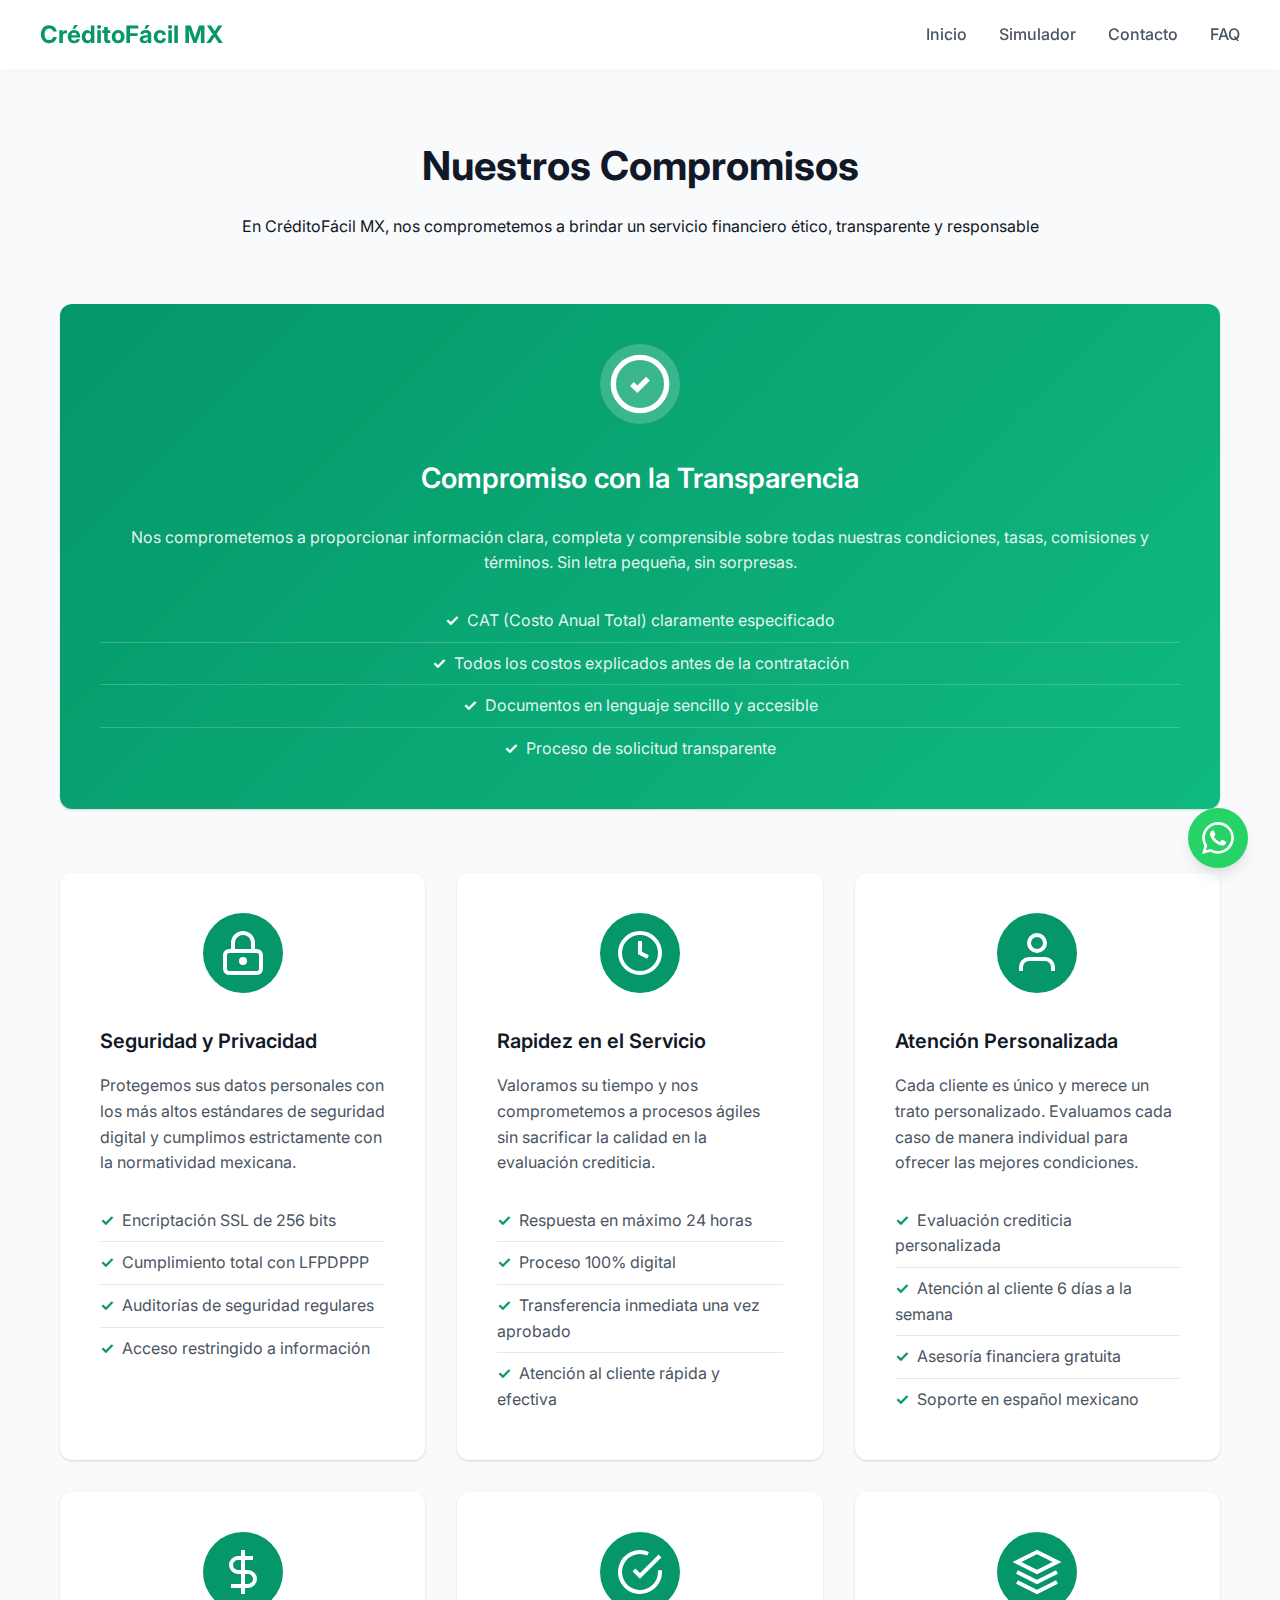
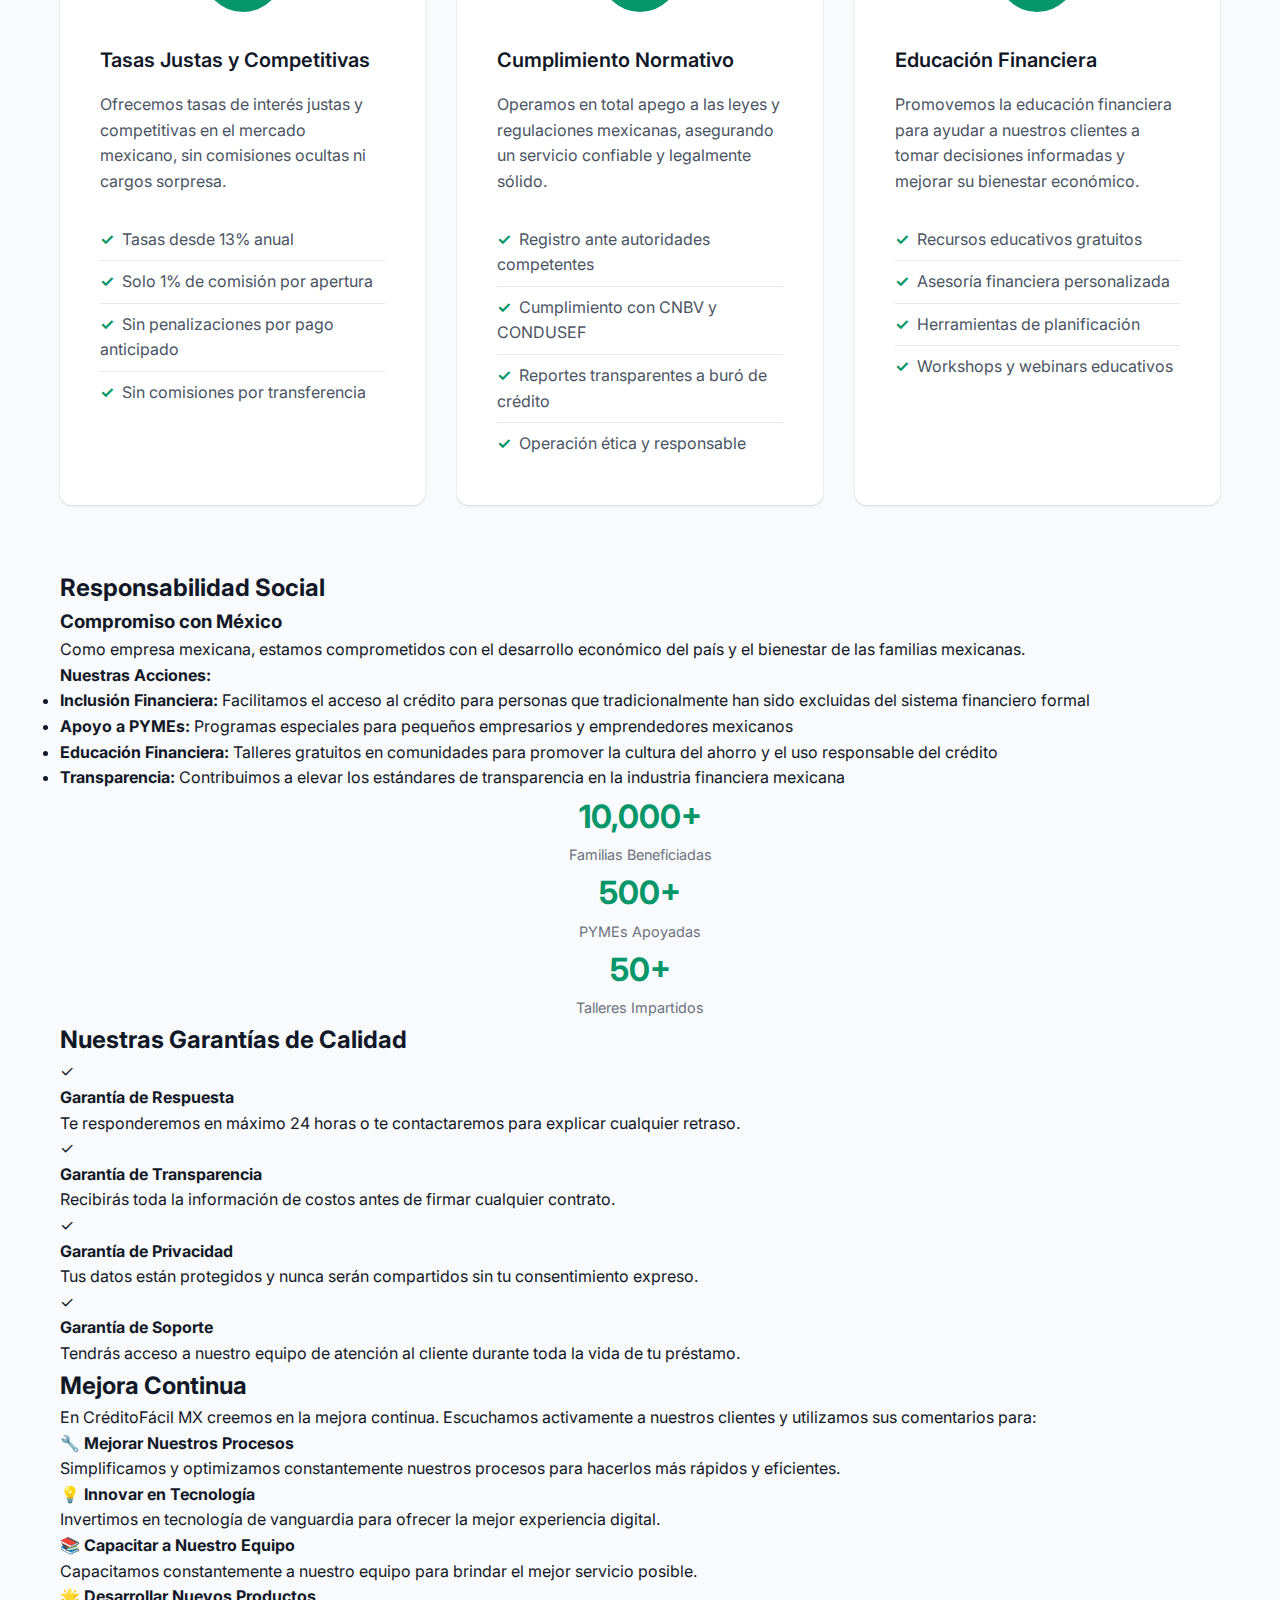
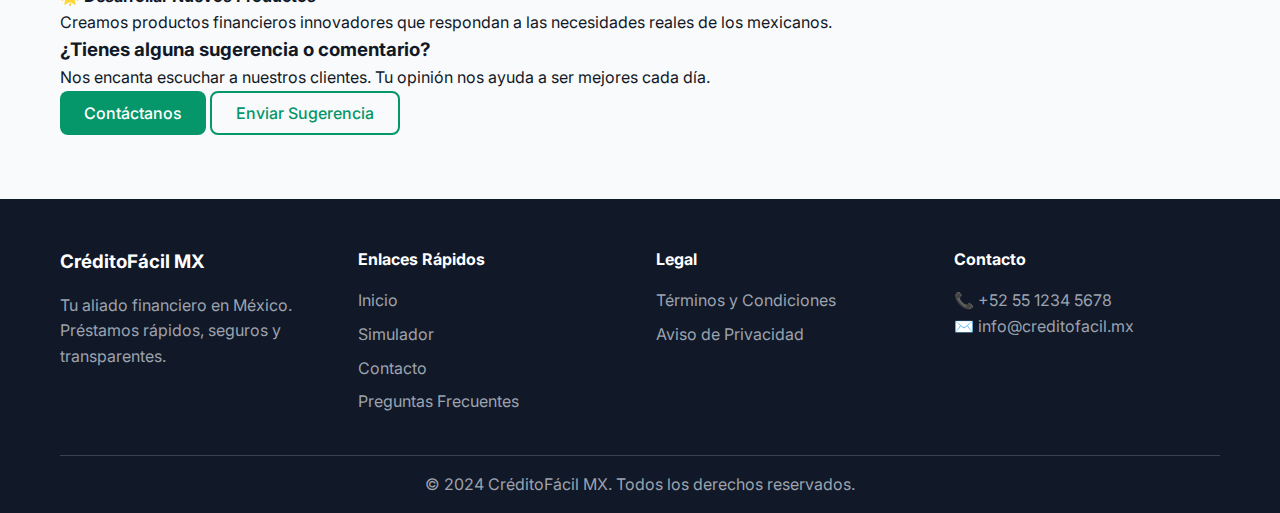
<file: compromisos.html>
<!DOCTYPE html>
<html lang="es-MX">
<head>
    <meta charset="UTF-8">
    <meta name="viewport" content="width=device-width, initial-scale=1.0">
    <title>Nuestros Compromisos - CréditoFácil México</title>
    <meta name="description" content="Conoce los compromisos de CréditoFácil MX con nuestros clientes: transparencia, seguridad, servicio de calidad y responsabilidad social.">
    <link rel="stylesheet" href="css/styles.css">
    <link rel="preconnect" href="https://fonts.googleapis.com">
    <link rel="preconnect" href="https://fonts.gstatic.com" crossorigin>
    <link href="https://fonts.googleapis.com/css2?family=Inter:wght@300;400;500;600;700&display=swap" rel="stylesheet">
</head>
<body>
    <!-- Header -->
    <header class="header">
        <nav class="nav container">
            <div class="nav-brand">
                <h2>CréditoFácil MX</h2>
            </div>
            <ul class="nav-menu" id="navMenu">
                <li><a href="index.html" class="nav-link">Inicio</a></li>
                <li><a href="simulador.html" class="nav-link">Simulador</a></li>
                <li><a href="contact.html" class="nav-link">Contacto</a></li>
                <li><a href="faq.html" class="nav-link">FAQ</a></li>
            </ul>
            <div class="nav-toggle" id="navToggle">
                <span></span>
                <span></span>
                <span></span>
            </div>
        </nav>
    </header>

    <!-- Commitments Section -->
    <section class="commitments">
        <div class="container">
            <div class="commitments-header">
                <h1>Nuestros Compromisos</h1>
                <p>En CréditoFácil MX, nos comprometemos a brindar un servicio financiero ético, transparente y responsable</p>
            </div>

            <div class="commitments-content">
                <!-- Main Commitments -->
                <div class="commitment-main">
                    <div class="commitment-card featured">
                        <div class="commitment-icon">
                            <svg width="64" height="64" viewBox="0 0 24 24" fill="none" stroke="currentColor" stroke-width="2">
                                <path d="M9 12l2 2 4-4"/>
                                <circle cx="12" cy="12" r="10"/>
                            </svg>
                        </div>
                        <h2>Compromiso con la Transparencia</h2>
                        <p>Nos comprometemos a proporcionar información clara, completa y comprensible sobre todas nuestras condiciones, tasas, comisiones y términos. Sin letra pequeña, sin sorpresas.</p>
                        <ul>
                            <li>CAT (Costo Anual Total) claramente especificado</li>
                            <li>Todos los costos explicados antes de la contratación</li>
                            <li>Documentos en lenguaje sencillo y accesible</li>
                            <li>Proceso de solicitud transparente</li>
                        </ul>
                    </div>
                </div>

                <!-- Grid of Commitments -->
                <div class="commitments-grid">
                    <div class="commitment-card">
                        <div class="commitment-icon">
                            <svg width="48" height="48" viewBox="0 0 24 24" fill="none" stroke="currentColor" stroke-width="2">
                                <rect x="3" y="11" width="18" height="11" rx="2" ry="2"/>
                                <circle cx="12" cy="16" r="1"/>
                                <path d="M7 11V7a5 5 0 0 1 10 0v4"/>
                            </svg>
                        </div>
                        <h3>Seguridad y Privacidad</h3>
                        <p>Protegemos sus datos personales con los más altos estándares de seguridad digital y cumplimos estrictamente con la normatividad mexicana.</p>
                        <ul>
                            <li>Encriptación SSL de 256 bits</li>
                            <li>Cumplimiento total con LFPDPPP</li>
                            <li>Auditorías de seguridad regulares</li>
                            <li>Acceso restringido a información</li>
                        </ul>
                    </div>

                    <div class="commitment-card">
                        <div class="commitment-icon">
                            <svg width="48" height="48" viewBox="0 0 24 24" fill="none" stroke="currentColor" stroke-width="2">
                                <circle cx="12" cy="12" r="10"/>
                                <polyline points="12,6 12,12 16,14"/>
                            </svg>
                        </div>
                        <h3>Rapidez en el Servicio</h3>
                        <p>Valoramos su tiempo y nos comprometemos a procesos ágiles sin sacrificar la calidad en la evaluación crediticia.</p>
                        <ul>
                            <li>Respuesta en máximo 24 horas</li>
                            <li>Proceso 100% digital</li>
                            <li>Transferencia inmediata una vez aprobado</li>
                            <li>Atención al cliente rápida y efectiva</li>
                        </ul>
                    </div>

                    <div class="commitment-card">
                        <div class="commitment-icon">
                            <svg width="48" height="48" viewBox="0 0 24 24" fill="none" stroke="currentColor" stroke-width="2">
                                <path d="M20 21v-2a4 4 0 0 0-4-4H8a4 4 0 0 0-4 4v2"/>
                                <circle cx="12" cy="7" r="4"/>
                            </svg>
                        </div>
                        <h3>Atención Personalizada</h3>
                        <p>Cada cliente es único y merece un trato personalizado. Evaluamos cada caso de manera individual para ofrecer las mejores condiciones.</p>
                        <ul>
                            <li>Evaluación crediticia personalizada</li>
                            <li>Atención al cliente 6 días a la semana</li>
                            <li>Asesoría financiera gratuita</li>
                            <li>Soporte en español mexicano</li>
                        </ul>
                    </div>

                    <div class="commitment-card">
                        <div class="commitment-icon">
                            <svg width="48" height="48" viewBox="0 0 24 24" fill="none" stroke="currentColor" stroke-width="2">
                                <line x1="12" y1="1" x2="12" y2="23"/>
                                <path d="M17 5H9.5a3.5 3.5 0 0 0 0 7h5a3.5 3.5 0 0 1 0 7H6"/>
                            </svg>
                        </div>
                        <h3>Tasas Justas y Competitivas</h3>
                        <p>Ofrecemos tasas de interés justas y competitivas en el mercado mexicano, sin comisiones ocultas ni cargos sorpresa.</p>
                        <ul>
                            <li>Tasas desde 13% anual</li>
                            <li>Solo 1% de comisión por apertura</li>
                            <li>Sin penalizaciones por pago anticipado</li>
                            <li>Sin comisiones por transferencia</li>
                        </ul>
                    </div>

                    <div class="commitment-card">
                        <div class="commitment-icon">
                            <svg width="48" height="48" viewBox="0 0 24 24" fill="none" stroke="currentColor" stroke-width="2">
                                <path d="M22 11.08V12a10 10 0 1 1-5.93-9.14"/>
                                <polyline points="22,4 12,14.01 9,11.01"/>
                            </svg>
                        </div>
                        <h3>Cumplimiento Normativo</h3>
                        <p>Operamos en total apego a las leyes y regulaciones mexicanas, asegurando un servicio confiable y legalmente sólido.</p>
                        <ul>
                            <li>Registro ante autoridades competentes</li>
                            <li>Cumplimiento con CNBV y CONDUSEF</li>
                            <li>Reportes transparentes a buró de crédito</li>
                            <li>Operación ética y responsable</li>
                        </ul>
                    </div>

                    <div class="commitment-card">
                        <div class="commitment-icon">
                            <svg width="48" height="48" viewBox="0 0 24 24" fill="none" stroke="currentColor" stroke-width="2">
                                <path d="M12 2L2 7l10 5 10-5-10-5z"/>
                                <path d="M2 17l10 5 10-5"/>
                                <path d="M2 12l10 5 10-5"/>
                            </svg>
                        </div>
                        <h3>Educación Financiera</h3>
                        <p>Promovemos la educación financiera para ayudar a nuestros clientes a tomar decisiones informadas y mejorar su bienestar económico.</p>
                        <ul>
                            <li>Recursos educativos gratuitos</li>
                            <li>Asesoría financiera personalizada</li>
                            <li>Herramientas de planificación</li>
                            <li>Workshops y webinars educativos</li>
                        </ul>
                    </div>
                </div>

                <!-- Social Responsibility -->
                <div class="social-responsibility">
                    <h2>Responsabilidad Social</h2>
                    <div class="responsibility-content">
                        <div class="responsibility-text">
                            <h3>Compromiso con México</h3>
                            <p>Como empresa mexicana, estamos comprometidos con el desarrollo económico del país y el bienestar de las familias mexicanas.</p>
                            
                            <h4>Nuestras Acciones:</h4>
                            <ul>
                                <li><strong>Inclusión Financiera:</strong> Facilitamos el acceso al crédito para personas que tradicionalmente han sido excluidas del sistema financiero formal</li>
                                <li><strong>Apoyo a PYMEs:</strong> Programas especiales para pequeños empresarios y emprendedores mexicanos</li>
                                <li><strong>Educación Financiera:</strong> Talleres gratuitos en comunidades para promover la cultura del ahorro y el uso responsable del crédito</li>
                                <li><strong>Transparencia:</strong> Contribuimos a elevar los estándares de transparencia en la industria financiera mexicana</li>
                            </ul>
                        </div>
                        
                        <div class="responsibility-stats">
                            <div class="stat">
                                <span class="stat-number">10,000+</span>
                                <span class="stat-label">Familias Beneficiadas</span>
                            </div>
                            <div class="stat">
                                <span class="stat-number">500+</span>
                                <span class="stat-label">PYMEs Apoyadas</span>
                            </div>
                            <div class="stat">
                                <span class="stat-number">50+</span>
                                <span class="stat-label">Talleres Impartidos</span>
                            </div>
                        </div>
                    </div>
                </div>

                <!-- Quality Guarantees -->
                <div class="quality-guarantees">
                    <h2>Nuestras Garantías de Calidad</h2>
                    <div class="guarantees-grid">
                        <div class="guarantee-item">
                            <div class="guarantee-icon">✓</div>
                            <h4>Garantía de Respuesta</h4>
                            <p>Te responderemos en máximo 24 horas o te contactaremos para explicar cualquier retraso.</p>
                        </div>
                        
                        <div class="guarantee-item">
                            <div class="guarantee-icon">✓</div>
                            <h4>Garantía de Transparencia</h4>
                            <p>Recibirás toda la información de costos antes de firmar cualquier contrato.</p>
                        </div>
                        
                        <div class="guarantee-item">
                            <div class="guarantee-icon">✓</div>
                            <h4>Garantía de Privacidad</h4>
                            <p>Tus datos están protegidos y nunca serán compartidos sin tu consentimiento expreso.</p>
                        </div>
                        
                        <div class="guarantee-item">
                            <div class="guarantee-icon">✓</div>
                            <h4>Garantía de Soporte</h4>
                            <p>Tendrás acceso a nuestro equipo de atención al cliente durante toda la vida de tu préstamo.</p>
                        </div>
                    </div>
                </div>

                <!-- Continuous Improvement -->
                <div class="continuous-improvement">
                    <h2>Mejora Continua</h2>
                    <div class="improvement-content">
                        <p>En CréditoFácil MX creemos en la mejora continua. Escuchamos activamente a nuestros clientes y utilizamos sus comentarios para:</p>
                        
                        <div class="improvement-grid">
                            <div class="improvement-item">
                                <h4>🔧 Mejorar Nuestros Procesos</h4>
                                <p>Simplificamos y optimizamos constantemente nuestros procesos para hacerlos más rápidos y eficientes.</p>
                            </div>
                            
                            <div class="improvement-item">
                                <h4>💡 Innovar en Tecnología</h4>
                                <p>Invertimos en tecnología de vanguardia para ofrecer la mejor experiencia digital.</p>
                            </div>
                            
                            <div class="improvement-item">
                                <h4>📚 Capacitar a Nuestro Equipo</h4>
                                <p>Capacitamos constantemente a nuestro equipo para brindar el mejor servicio posible.</p>
                            </div>
                            
                            <div class="improvement-item">
                                <h4>🌟 Desarrollar Nuevos Productos</h4>
                                <p>Creamos productos financieros innovadores que respondan a las necesidades reales de los mexicanos.</p>
                            </div>
                        </div>
                    </div>
                </div>

                <!-- Contact CTA -->
                <div class="commitments-cta">
                    <h3>¿Tienes alguna sugerencia o comentario?</h3>
                    <p>Nos encanta escuchar a nuestros clientes. Tu opinión nos ayuda a ser mejores cada día.</p>
                    <div class="cta-buttons">
                        <a href="contact.html" class="btn btn-primary">Contáctanos</a>
                        <a href="mailto:sugerencias@creditofacil.mx" class="btn btn-outline">Enviar Sugerencia</a>
                    </div>
                </div>
            </div>
        </div>
    </section>

    <!-- Footer -->
    <footer class="footer">
        <div class="container">
            <div class="footer-content">
                <div class="footer-section">
                    <h3>CréditoFácil MX</h3>
                    <p>Tu aliado financiero en México. Préstamos rápidos, seguros y transparentes.</p>
                </div>
                <div class="footer-section">
                    <h4>Enlaces Rápidos</h4>
                    <ul>
                        <li><a href="index.html">Inicio</a></li>
                        <li><a href="simulador.html">Simulador</a></li>
                        <li><a href="contact.html">Contacto</a></li>
                        <li><a href="faq.html">Preguntas Frecuentes</a></li>
                    </ul>
                </div>
                <div class="footer-section">
                    <h4>Legal</h4>
                    <ul>
                        <li><a href="terminos.html">Términos y Condiciones</a></li>
                        <li><a href="privacidad.html">Aviso de Privacidad</a></li>
                    </ul>
                </div>
                <div class="footer-section">
                    <h4>Contacto</h4>
                    <p>📞 +52 55 1234 5678</p>
                    <p>✉️ info@creditofacil.mx</p>
                </div>
            </div>
            <div class="footer-bottom">
                <p>&copy; 2024 CréditoFácil MX. Todos los derechos reservados.</p>
            </div>
        </div>
    </footer>

    <!-- WhatsApp Float Button -->
    <div class="whatsapp-float" id="whatsappFloat">
        <a href="https://wa.me/525512345678" target="_blank" rel="noopener">
            <svg width="32" height="32" viewBox="0 0 24 24" fill="white">
                <path d="M17.472 14.382c-.297-.149-1.758-.867-2.03-.967-.273-.099-.471-.148-.67.15-.197.297-.767.966-.94 1.164-.173.199-.347.223-.644.075-.297-.15-1.255-.463-2.39-1.475-.883-.788-1.48-1.761-1.653-2.059-.173-.297-.018-.458.13-.606.134-.133.298-.347.446-.52.149-.174.198-.298.298-.497.099-.198.05-.371-.025-.52-.075-.149-.669-1.612-.916-2.207-.242-.579-.487-.5-.669-.51-.173-.008-.371-.01-.57-.01-.198 0-.52.074-.792.372-.272.297-1.04 1.016-1.04 2.479 0 1.462 1.065 2.875 1.213 3.074.149.198 2.096 3.2 5.077 4.487.709.306 1.262.489 1.694.625.712.227 1.36.195 1.871.118.571-.085 1.758-.719 2.006-1.413.248-.694.248-1.289.173-1.413-.074-.124-.272-.198-.57-.347m-5.421 7.403h-.004a9.87 9.87 0 01-5.031-1.378l-.361-.214-3.741.982.998-3.648-.235-.374a9.86 9.86 0 01-1.51-5.26c.001-5.45 4.436-9.884 9.888-9.884 2.64 0 5.122 1.03 6.988 2.898a9.825 9.825 0 012.893 6.994c-.003 5.45-4.437 9.884-9.885 9.884m8.413-18.297A11.815 11.815 0 0012.05 0C5.495 0 .16 5.335.157 11.892c0 2.096.547 4.142 1.588 5.945L.057 24l6.305-1.654a11.882 11.882 0 005.683 1.448h.005c6.554 0 11.89-5.335 11.893-11.893A11.821 11.821 0 0020.525 3.687z"/>
            </svg>
        </a>
    </div>

    <script src="js/main.js"></script>
</body>
</html>
</file>
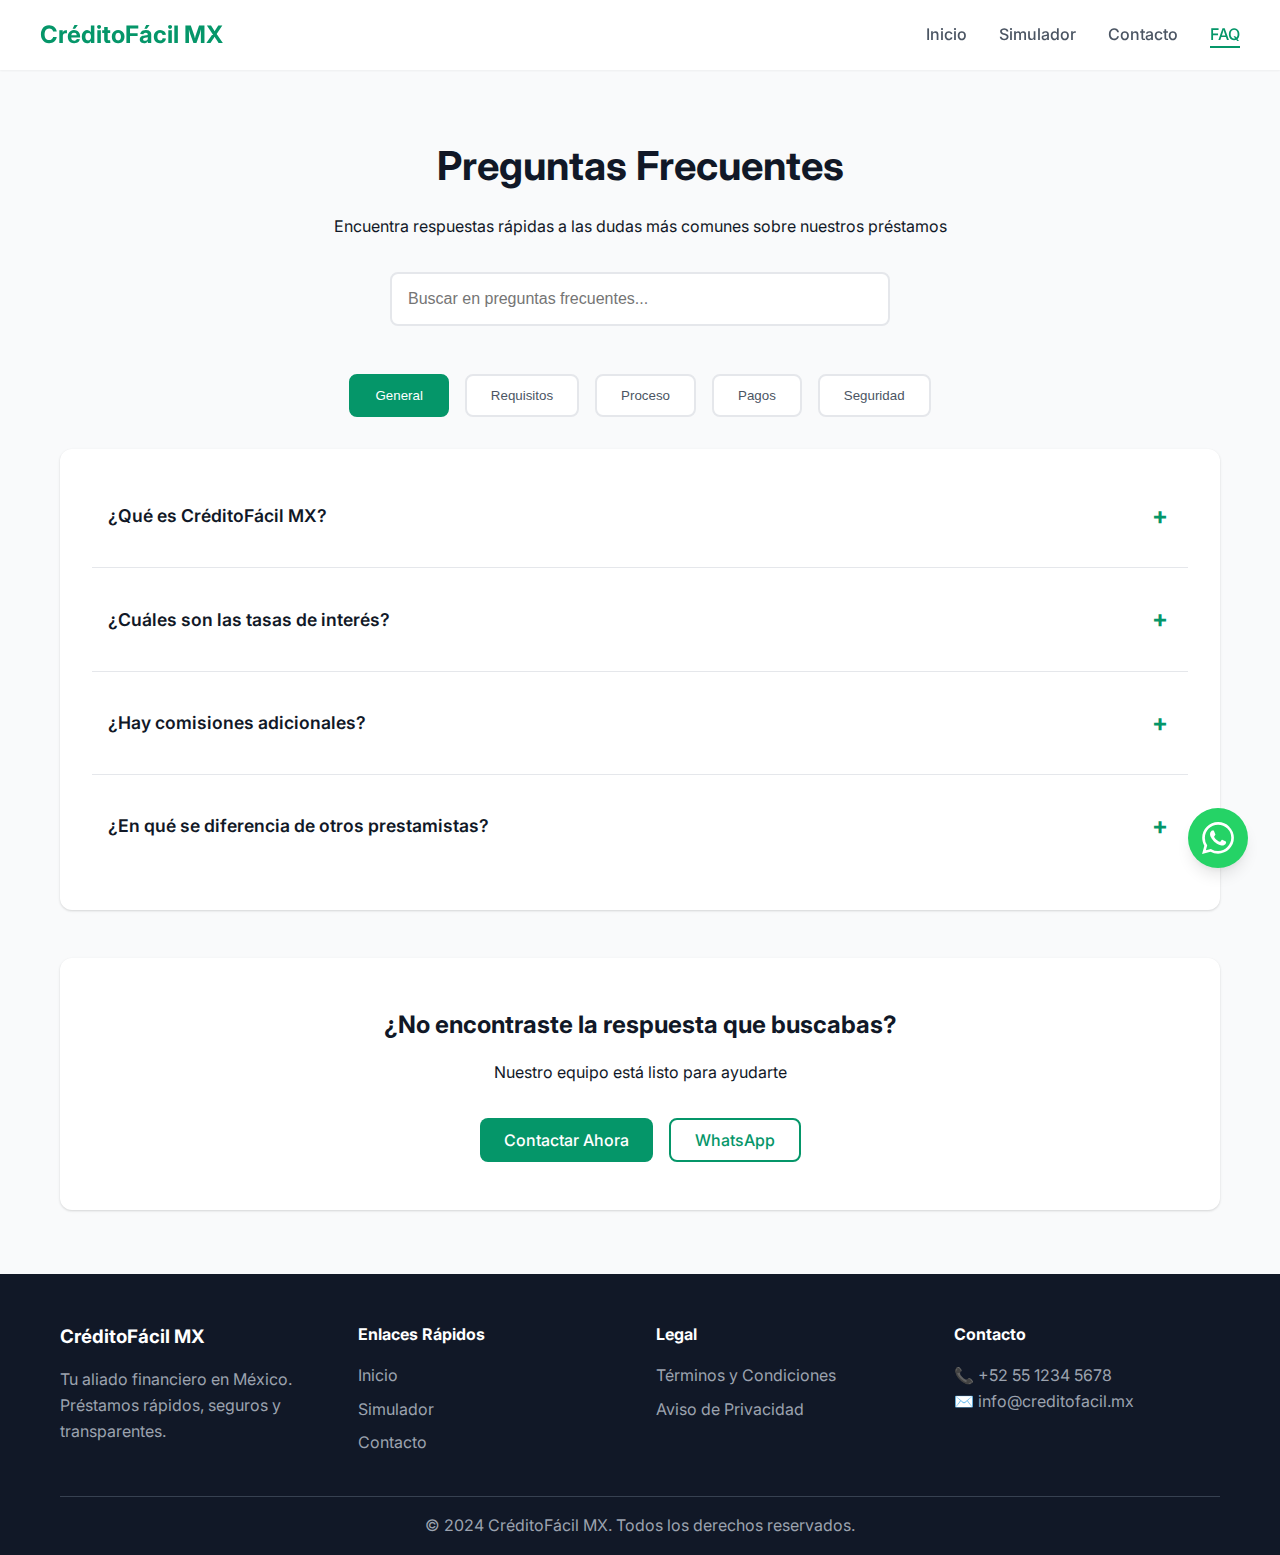
<file: faq.html>
<!DOCTYPE html>
<html lang="es-MX">
<head>
    <meta charset="UTF-8">
    <meta name="viewport" content="width=device-width, initial-scale=1.0">
    <title>Preguntas Frecuentes - CréditoFácil México</title>
    <meta name="description" content="Encuentra respuestas a las preguntas más frecuentes sobre préstamos personales en México con CréditoFácil MX.">
    <link rel="stylesheet" href="css/styles.css">
    <link rel="preconnect" href="https://fonts.googleapis.com">
    <link rel="preconnect" href="https://fonts.gstatic.com" crossorigin>
    <link href="https://fonts.googleapis.com/css2?family=Inter:wght@300;400;500;600;700&display=swap" rel="stylesheet">
</head>
<body>
    <!-- Header -->
    <header class="header">
        <nav class="nav container">
            <div class="nav-brand">
                <h2>CréditoFácil MX</h2>
            </div>
            <ul class="nav-menu" id="navMenu">
                <li><a href="index.html" class="nav-link">Inicio</a></li>
                <li><a href="simulador.html" class="nav-link">Simulador</a></li>
                <li><a href="contact.html" class="nav-link">Contacto</a></li>
                <li><a href="faq.html" class="nav-link active">FAQ</a></li>
            </ul>
            <div class="nav-toggle" id="navToggle">
                <span></span>
                <span></span>
                <span></span>
            </div>
        </nav>
    </header>

    <!-- FAQ Section -->
    <section class="faq-section">
        <div class="container">
            <div class="faq-header">
                <h1>Preguntas Frecuentes</h1>
                <p>Encuentra respuestas rápidas a las dudas más comunes sobre nuestros préstamos</p>
            </div>

            <div class="faq-content">
                <div class="faq-categories">
                    <div class="category-nav">
                        <button class="category-btn active" data-category="general">General</button>
                        <button class="category-btn" data-category="requisitos">Requisitos</button>
                        <button class="category-btn" data-category="proceso">Proceso</button>
                        <button class="category-btn" data-category="pagos">Pagos</button>
                        <button class="category-btn" data-category="seguridad">Seguridad</button>
                    </div>
                </div>

                <div class="faq-container">
                    <!-- General Questions -->
                    <div class="faq-category" data-category="general">
                        <div class="faq-item">
                            <div class="faq-question">
                                <h3>¿Qué es CréditoFácil MX?</h3>
                                <span class="faq-toggle">+</span>
                            </div>
                            <div class="faq-answer">
                                <p>CréditoFácil MX es una plataforma financiera mexicana que ofrece préstamos personales de forma rápida y segura. Ofrecemos montos desde $50,000 hasta $5,000,000 pesos con plazos flexibles de 3 a 84 meses.</p>
                            </div>
                        </div>

                        <div class="faq-item">
                            <div class="faq-question">
                                <h3>¿Cuáles son las tasas de interés?</h3>
                                <span class="faq-toggle">+</span>
                            </div>
                            <div class="faq-answer">
                                <p>Nuestras tasas varían según el monto y plazo del préstamo:</p>
                                <ul>
                                    <li>$50,000 - $200,000: 15% - 20% anual</li>
                                    <li>$200,001 - $1,000,000: 14% - 18% anual</li>
                                    <li>$1,000,001 - $5,000,000: 13% - 16% anual</li>
                                </ul>
                                <p>La tasa final se determina según tu perfil crediticio y capacidad de pago.</p>
                            </div>
                        </div>

                        <div class="faq-item">
                            <div class="faq-question">
                                <h3>¿Hay comisiones adicionales?</h3>
                                <span class="faq-toggle">+</span>
                            </div>
                            <div class="faq-answer">
                                <p>Únicamente cobramos una comisión por apertura del 1% del monto del préstamo. No hay comisiones ocultas, penalizaciones por pago anticipado, ni cargos adicionales por transferencias.</p>
                            </div>
                        </div>

                        <div class="faq-item">
                            <div class="faq-question">
                                <h3>¿En qué se diferencia de otros prestamistas?</h3>
                                <span class="faq-toggle">+</span>
                            </div>
                            <div class="faq-answer">
                                <p>Nos destacamos por:</p>
                                <ul>
                                    <li>Proceso 100% digital y rápido</li>
                                    <li>Tasas competitivas y transparentes</li>
                                    <li>Aprobación en máximo 24 horas</li>
                                    <li>Atención al cliente personalizada</li>
                                    <li>Sin garantías hipotecarias requeridas</li>
                                    <li>Cumplimiento total con regulaciones mexicanas</li>
                                </ul>
                            </div>
                        </div>
                    </div>

                    <!-- Requirements Questions -->
                    <div class="faq-category" data-category="requisitos" style="display: none;">
                        <div class="faq-item">
                            <div class="faq-question">
                                <h3>¿Qué documentos necesito?</h3>
                                <span class="faq-toggle">+</span>
                            </div>
                            <div class="faq-answer">
                                <p>Los documentos básicos que necesitas son:</p>
                                <ul>
                                    <li>Identificación oficial vigente (INE/IFE)</li>
                                    <li>Comprobante de ingresos (últimos 3 meses)</li>
                                    <li>Comprobante de domicilio (no mayor a 3 meses)</li>
                                    <li>Estado de cuenta bancario (últimos 3 meses)</li>
                                    <li>RFC vigente</li>
                                    <li>CURP</li>
                                </ul>
                            </div>
                        </div>

                        <div class="faq-item">
                            <div class="faq-question">
                                <h3>¿Cuál es la edad mínima y máxima?</h3>
                                <span class="faq-toggle">+</span>
                            </div>
                            <div class="faq-answer">
                                <p>Puedes solicitar un préstamo si tienes entre 18 y 75 años de edad. Es importante que tengas al menos 1 año de antigüedad laboral demostrable.</p>
                            </div>
                        </div>

                        <div class="faq-item">
                            <div class="faq-question">
                                <h3>¿Qué ingresos mínimos requieren?</h3>
                                <span class="faq-toggle">+</span>
                            </div>
                            <div class="faq-answer">
                                <p>El ingreso mínimo requerido depende del monto solicitado:</p>
                                <ul>
                                    <li>Para préstamos de $50,000 - $200,000: ingreso mínimo de $15,000 mensuales</li>
                                    <li>Para préstamos de $200,001 - $500,000: ingreso mínimo de $25,000 mensuales</li>
                                    <li>Para préstamos superiores a $500,000: evaluación personalizada</li>
                                </ul>
                            </div>
                        </div>

                        <div class="faq-item">
                            <div class="faq-question">
                                <h3>¿Puedo aplicar si tengo historial crediticio negativo?</h3>
                                <span class="faq-toggle">+</span>
                            </div>
                            <div class="faq-answer">
                                <p>Evaluamos cada caso de manera individual. Un historial crediticio negativo no te descalifica automáticamente, pero puede afectar la tasa de interés y el monto aprobado. Lo importante es demostrar capacidad de pago actual.</p>
                            </div>
                        </div>
                    </div>

                    <!-- Process Questions -->
                    <div class="faq-category" data-category="proceso" style="display: none;">
                        <div class="faq-item">
                            <div class="faq-question">
                                <h3>¿Cuánto tarda el proceso de aprobación?</h3>
                                <span class="faq-toggle">+</span>
                            </div>
                            <div class="faq-answer">
                                <p>Nuestro proceso es muy rápido:</p>
                                <ul>
                                    <li>Solicitud inicial: 5-10 minutos</li>
                                    <li>Revisión de documentos: 2-4 horas</li>
                                    <li>Respuesta de pre-aprobación: Mismo día</li>
                                    <li>Aprobación final: Máximo 24 horas</li>
                                    <li>Transferencia del dinero: Inmediata una vez aprobado</li>
                                </ul>
                            </div>
                        </div>

                        <div class="faq-item">
                            <div class="faq-question">
                                <h3>¿Cómo recibo el dinero?</h3>
                                <span class="faq-toggle">+</span>
                            </div>
                            <div class="faq-answer">
                                <p>Una vez aprobado tu préstamo, transferimos el dinero directamente a tu cuenta bancaria mediante transferencia electrónica. El dinero estará disponible en tu cuenta en máximo 2 horas hábiles.</p>
                            </div>
                        </div>

                        <div class="faq-item">
                            <div class="faq-question">
                                <h3>¿Puedo cancelar mi solicitud?</h3>
                                <span class="faq-toggle">+</span>
                            </div>
                            <div class="faq-answer">
                                <p>Sí, puedes cancelar tu solicitud en cualquier momento antes de que se realice la transferencia del dinero. Una vez que recibas el dinero, el préstamo entra en vigor según los términos acordados.</p>
                            </div>
                        </div>

                        <div class="faq-item">
                            <div class="faq-question">
                                <h3>¿Necesito ir a una sucursal?</h3>
                                <span class="faq-toggle">+</span>
                            </div>
                            <div class="faq-answer">
                                <p>No, todo nuestro proceso es 100% digital. Desde la solicitud hasta la firma del contrato se realiza en línea. Solo necesitas una conexión a internet y tus documentos digitalizados.</p>
                            </div>
                        </div>
                    </div>

                    <!-- Payments Questions -->
                    <div class="faq-category" data-category="pagos" style="display: none;">
                        <div class="faq-item">
                            <div class="faq-question">
                                <h3>¿Cómo realizo los pagos mensuales?</h3>
                                <span class="faq-toggle">+</span>
                            </div>
                            <div class="faq-answer">
                                <p>Ofrecemos múltiples opciones de pago:</p>
                                <ul>
                                    <li>Domiciliación bancaria (recomendado)</li>
                                    <li>Transferencia bancaria</li>
                                    <li>Pago en tiendas de conveniencia (OXXO, 7-Eleven)</li>
                                    <li>Pago en bancos y cajeros automáticos</li>
                                    <li>Portal web de pagos</li>
                                </ul>
                            </div>
                        </div>

                        <div class="faq-item">
                            <div class="faq-question">
                                <h3>¿Qué pasa si me atraso en un pago?</h3>
                                <span class="faq-toggle">+</span>
                            </div>
                            <div class="faq-answer">
                                <p>Si te atrasas en un pago:</p>
                                <ul>
                                    <li>Se aplicará un cargo por mora del 3% sobre el pago vencido</li>
                                    <li>Te contactaremos para acordar un plan de pagos</li>
                                    <li>Después de 30 días se reporta a buró de crédito</li>
                                    <li>Ofrecemos opciones de reestructuración en casos especiales</li>
                                </ul>
                            </div>
                        </div>

                        <div class="faq-item">
                            <div class="faq-question">
                                <h3>¿Puedo pagar antes de tiempo?</h3>
                                <span class="faq-toggle">+</span>
                            </div>
                            <div class="faq-answer">
                                <p>¡Por supuesto! Puedes realizar pagos anticipados parciales o liquidar completamente tu préstamo sin penalizaciones. Los pagos anticipados reducen el saldo capital y los intereses futuros.</p>
                            </div>
                        </div>

                        <div class="faq-item">
                            <div class="faq-question">
                                <h3>¿Cómo consulto mi estado de cuenta?</h3>
                                <span class="faq-toggle">+</span>
                            </div>
                            <div class="faq-answer">
                                <p>Puedes consultar tu estado de cuenta de varias formas:</p>
                                <ul>
                                    <li>Portal web de clientes (próximamente)</li>
                                    <li>Correo electrónico mensual</li>
                                    <li>WhatsApp al +52 55 1234 5678</li>
                                    <li>Llamada telefónica</li>
                                </ul>
                            </div>
                        </div>
                    </div>

                    <!-- Security Questions -->
                    <div class="faq-category" data-category="seguridad" style="display: none;">
                        <div class="faq-item">
                            <div class="faq-question">
                                <h3>¿Es seguro proporcionar mis datos personales?</h3>
                                <span class="faq-toggle">+</span>
                            </div>
                            <div class="faq-answer">
                                <p>Absolutamente. Utilizamos las mejores prácticas de seguridad:</p>
                                <ul>
                                    <li>Encriptación SSL de 256 bits</li>
                                    <li>Servidores seguros con certificaciones internacionales</li>
                                    <li>Cumplimiento total con la Ley Federal de Protección de Datos (LFPDPPP)</li>
                                    <li>Auditorías de seguridad regulares</li>
                                    <li>Acceso restringido a tu información</li>
                                </ul>
                            </div>
                        </div>

                        <div class="faq-item">
                            <div class="faq-question">
                                <h3>¿Están regulados por alguna autoridad?</h3>
                                <span class="faq-toggle">+</span>
                            </div>
                            <div class="faq-answer">
                                <p>Sí, cumplimos con todas las regulaciones mexicanas aplicables. Estamos registrados ante las autoridades correspondientes y seguimos las directrices de la CNBV y CONDUSEF para operaciones financieras.</p>
                            </div>
                        </div>

                        <div class="faq-item">
                            <div class="faq-question">
                                <h3>¿Comparten mi información con terceros?</h3>
                                <span class="faq-toggle">+</span>
                            </div>
                            <div class="faq-answer">
                                <p>Solo compartimos tu información cuando es necesario para el proceso de préstamo (verificación crediticia, validación de identidad) o cuando la ley lo requiere. Nunca vendemos tu información personal a terceros para fines comerciales.</p>
                            </div>
                        </div>

                        <div class="faq-item">
                            <div class="faq-question">
                                <h3>¿Cómo puedo ejercer mis derechos ARCO?</h3>
                                <span class="faq-toggle">+</span>
                            </div>
                            <div class="faq-answer">
                                <p>Puedes ejercer tus derechos de Acceso, Rectificación, Cancelación y Oposición (ARCO) contactándonos en:</p>
                                <ul>
                                    <li>Email: privacidad@creditofacil.mx</li>
                                    <li>Teléfono: +52 55 1234 5678</li>
                                    <li>Formulario en nuestro <a href="privacidad.html">Aviso de Privacidad</a></li>
                                </ul>
                            </div>
                        </div>
                    </div>
                </div>
            </div>

            <div class="faq-cta">
                <h3>¿No encontraste la respuesta que buscabas?</h3>
                <p>Nuestro equipo está listo para ayudarte</p>
                <div class="faq-contact-buttons">
                    <a href="contact.html" class="btn btn-primary">Contactar Ahora</a>
                    <a href="https://wa.me/525512345678" class="btn btn-outline" target="_blank">WhatsApp</a>
                </div>
            </div>
        </div>
    </section>

    <!-- Footer -->
    <footer class="footer">
        <div class="container">
            <div class="footer-content">
                <div class="footer-section">
                    <h3>CréditoFácil MX</h3>
                    <p>Tu aliado financiero en México. Préstamos rápidos, seguros y transparentes.</p>
                </div>
                <div class="footer-section">
                    <h4>Enlaces Rápidos</h4>
                    <ul>
                        <li><a href="index.html">Inicio</a></li>
                        <li><a href="simulador.html">Simulador</a></li>
                        <li><a href="contact.html">Contacto</a></li>
                    </ul>
                </div>
                <div class="footer-section">
                    <h4>Legal</h4>
                    <ul>
                        <li><a href="terminos.html">Términos y Condiciones</a></li>
                        <li><a href="privacidad.html">Aviso de Privacidad</a></li>
                    </ul>
                </div>
                <div class="footer-section">
                    <h4>Contacto</h4>
                    <p>📞 +52 55 1234 5678</p>
                    <p>✉️ info@creditofacil.mx</p>
                </div>
            </div>
            <div class="footer-bottom">
                <p>&copy; 2024 CréditoFácil MX. Todos los derechos reservados.</p>
            </div>
        </div>
    </footer>

    <!-- WhatsApp Float Button -->
    <div class="whatsapp-float" id="whatsappFloat">
        <a href="https://wa.me/525512345678" target="_blank" rel="noopener">
            <svg width="32" height="32" viewBox="0 0 24 24" fill="white">
                <path d="M17.472 14.382c-.297-.149-1.758-.867-2.03-.967-.273-.099-.471-.148-.67.15-.197.297-.767.966-.94 1.164-.173.199-.347.223-.644.075-.297-.15-1.255-.463-2.39-1.475-.883-.788-1.48-1.761-1.653-2.059-.173-.297-.018-.458.13-.606.134-.133.298-.347.446-.52.149-.174.198-.298.298-.497.099-.198.05-.371-.025-.52-.075-.149-.669-1.612-.916-2.207-.242-.579-.487-.5-.669-.51-.173-.008-.371-.01-.57-.01-.198 0-.52.074-.792.372-.272.297-1.04 1.016-1.04 2.479 0 1.462 1.065 2.875 1.213 3.074.149.198 2.096 3.2 5.077 4.487.709.306 1.262.489 1.694.625.712.227 1.36.195 1.871.118.571-.085 1.758-.719 2.006-1.413.248-.694.248-1.289.173-1.413-.074-.124-.272-.198-.57-.347m-5.421 7.403h-.004a9.87 9.87 0 01-5.031-1.378l-.361-.214-3.741.982.998-3.648-.235-.374a9.86 9.86 0 01-1.51-5.26c.001-5.45 4.436-9.884 9.888-9.884 2.64 0 5.122 1.03 6.988 2.898a9.825 9.825 0 012.893 6.994c-.003 5.45-4.437 9.884-9.885 9.884m8.413-18.297A11.815 11.815 0 0012.05 0C5.495 0 .16 5.335.157 11.892c0 2.096.547 4.142 1.588 5.945L.057 24l6.305-1.654a11.882 11.882 0 005.683 1.448h.005c6.554 0 11.89-5.335 11.893-11.893A11.821 11.821 0 0020.525 3.687z"/>
            </svg>
        </a>
    </div>

    <script src="js/main.js"></script>
    <script src="js/faq.js"></script>
</body>
</html>
</file>
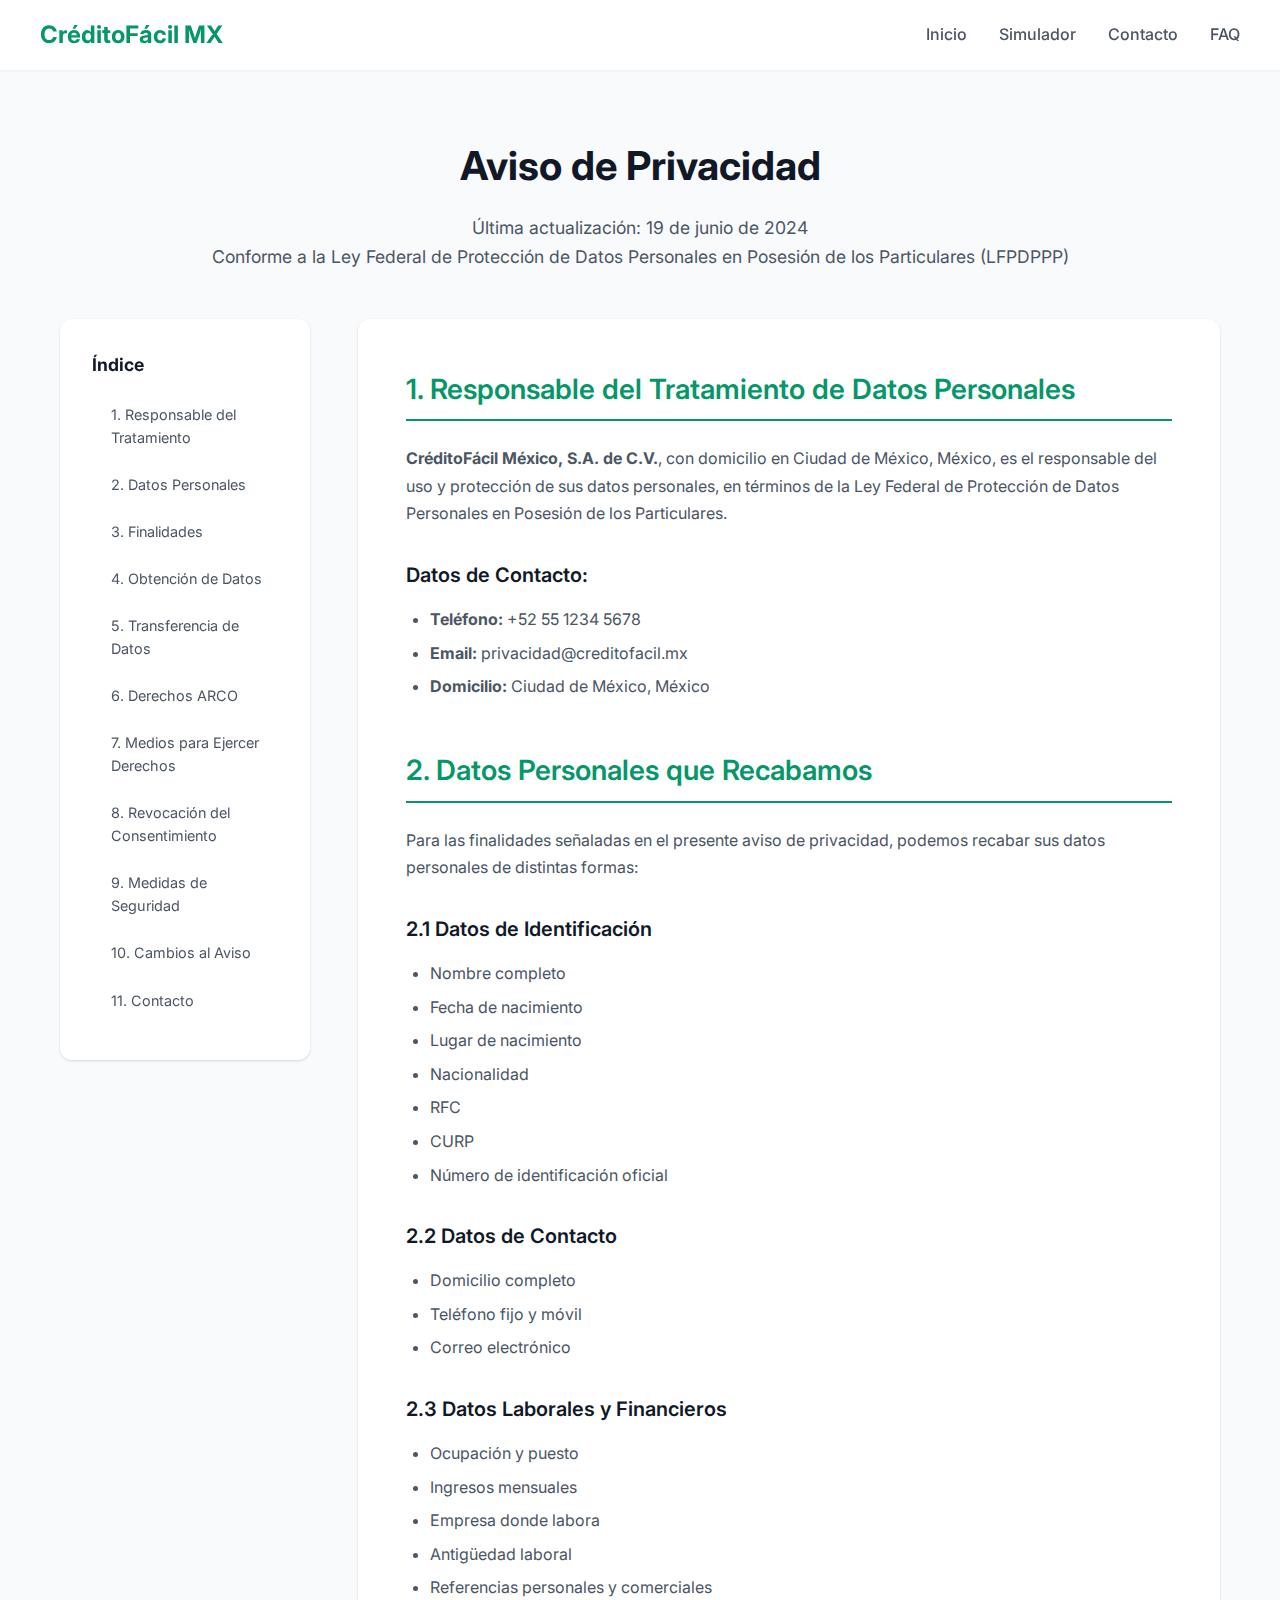
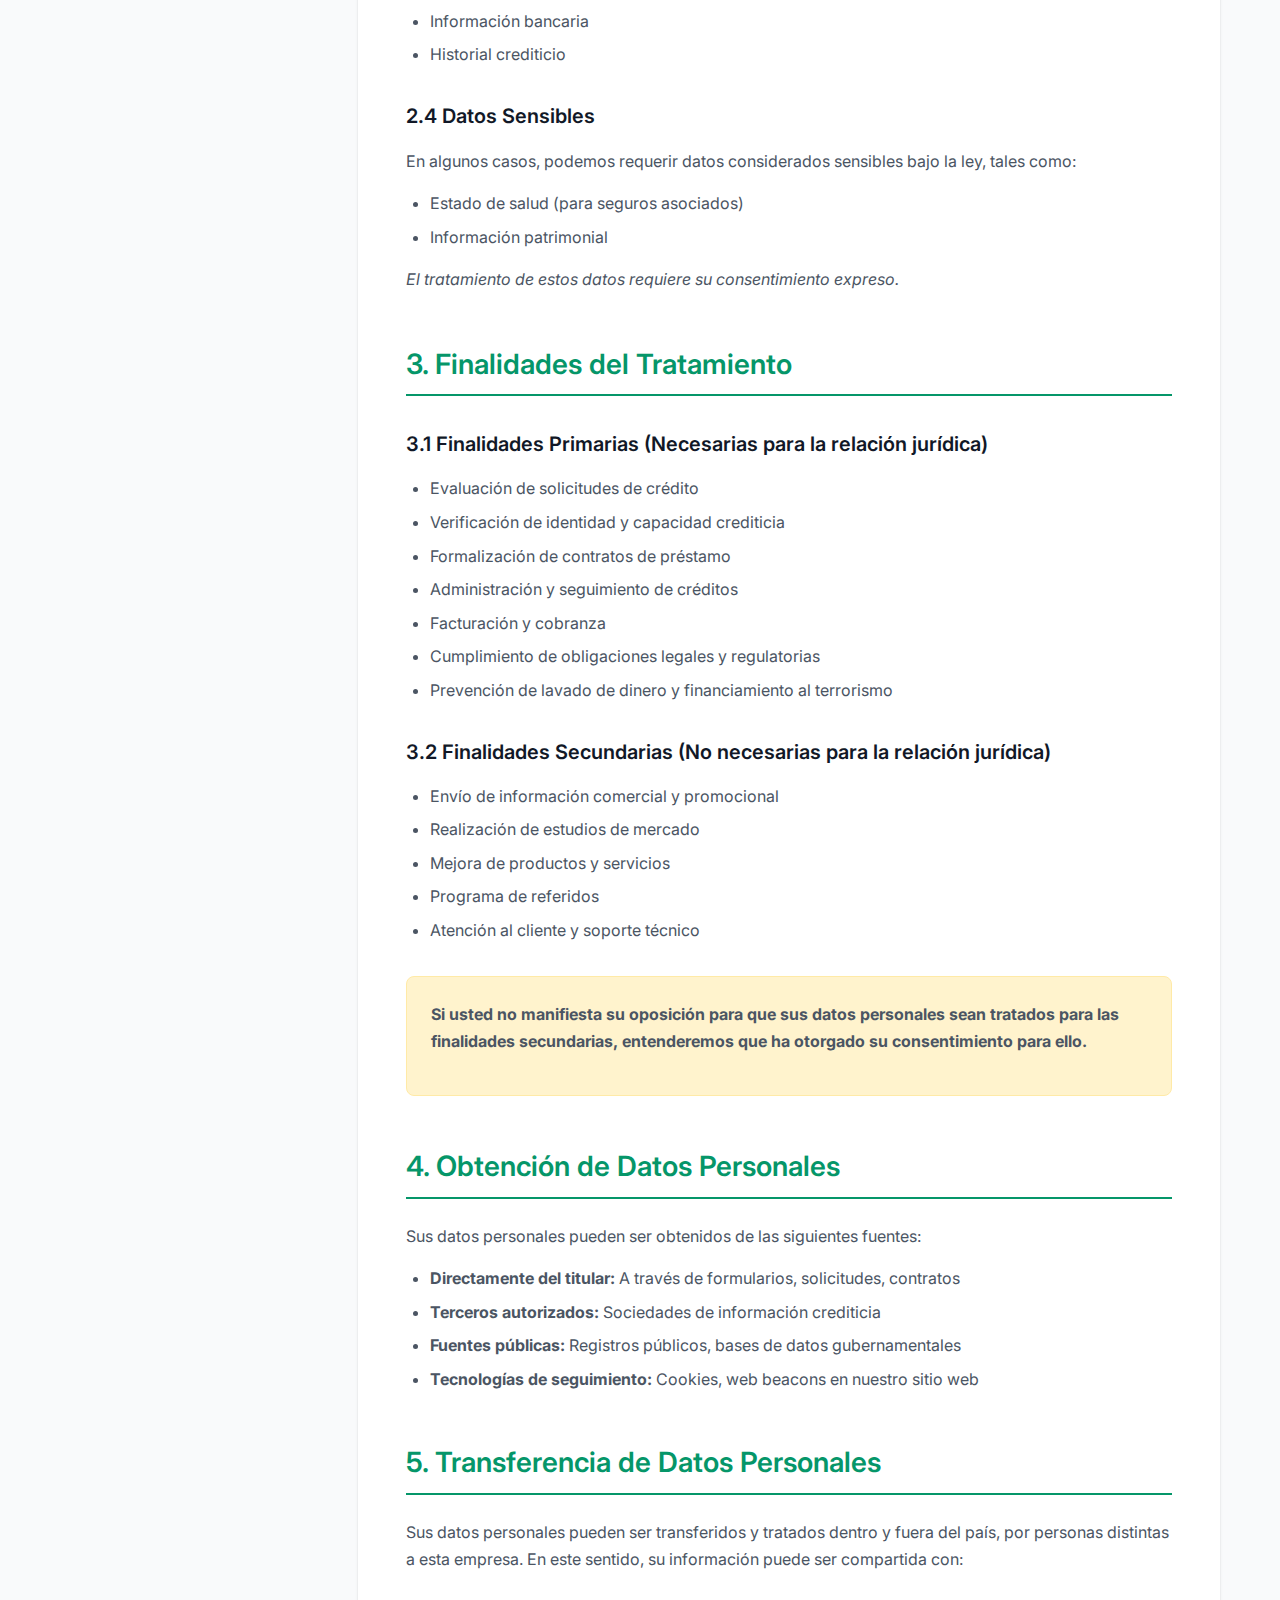
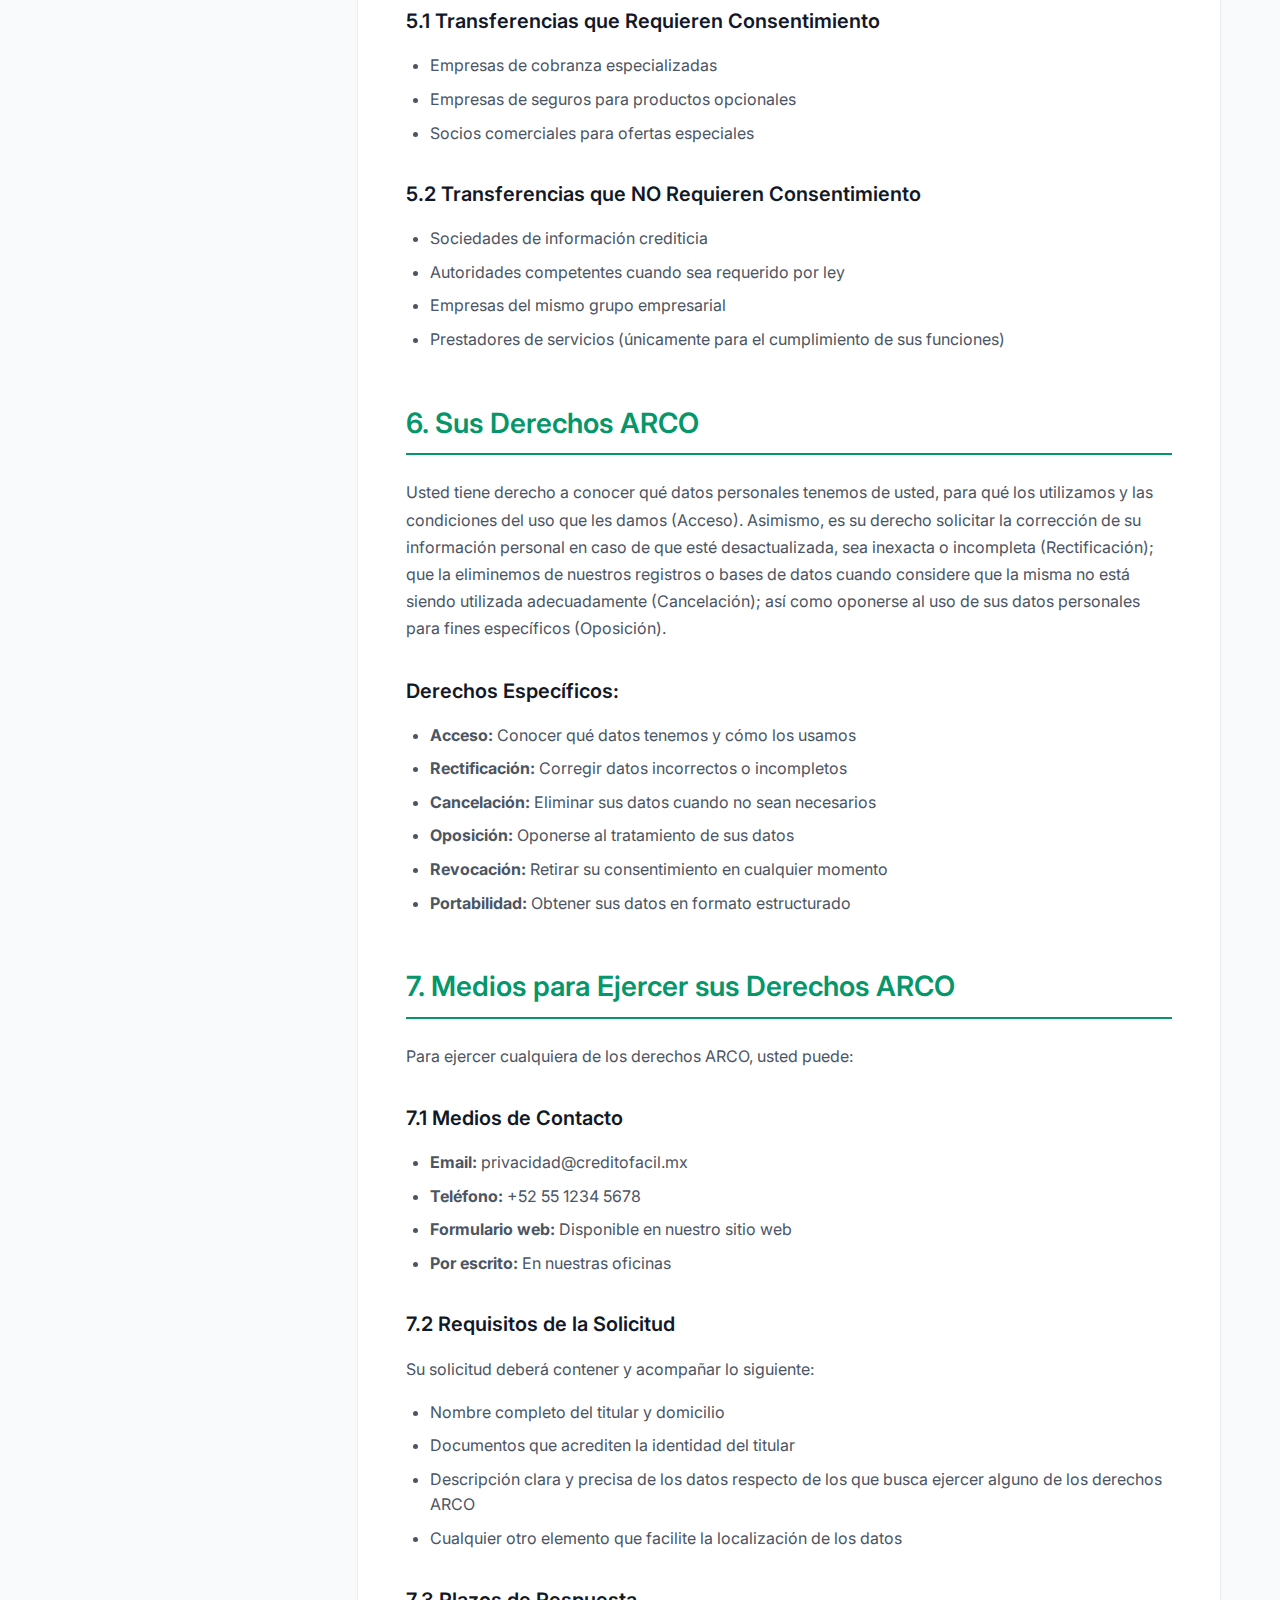
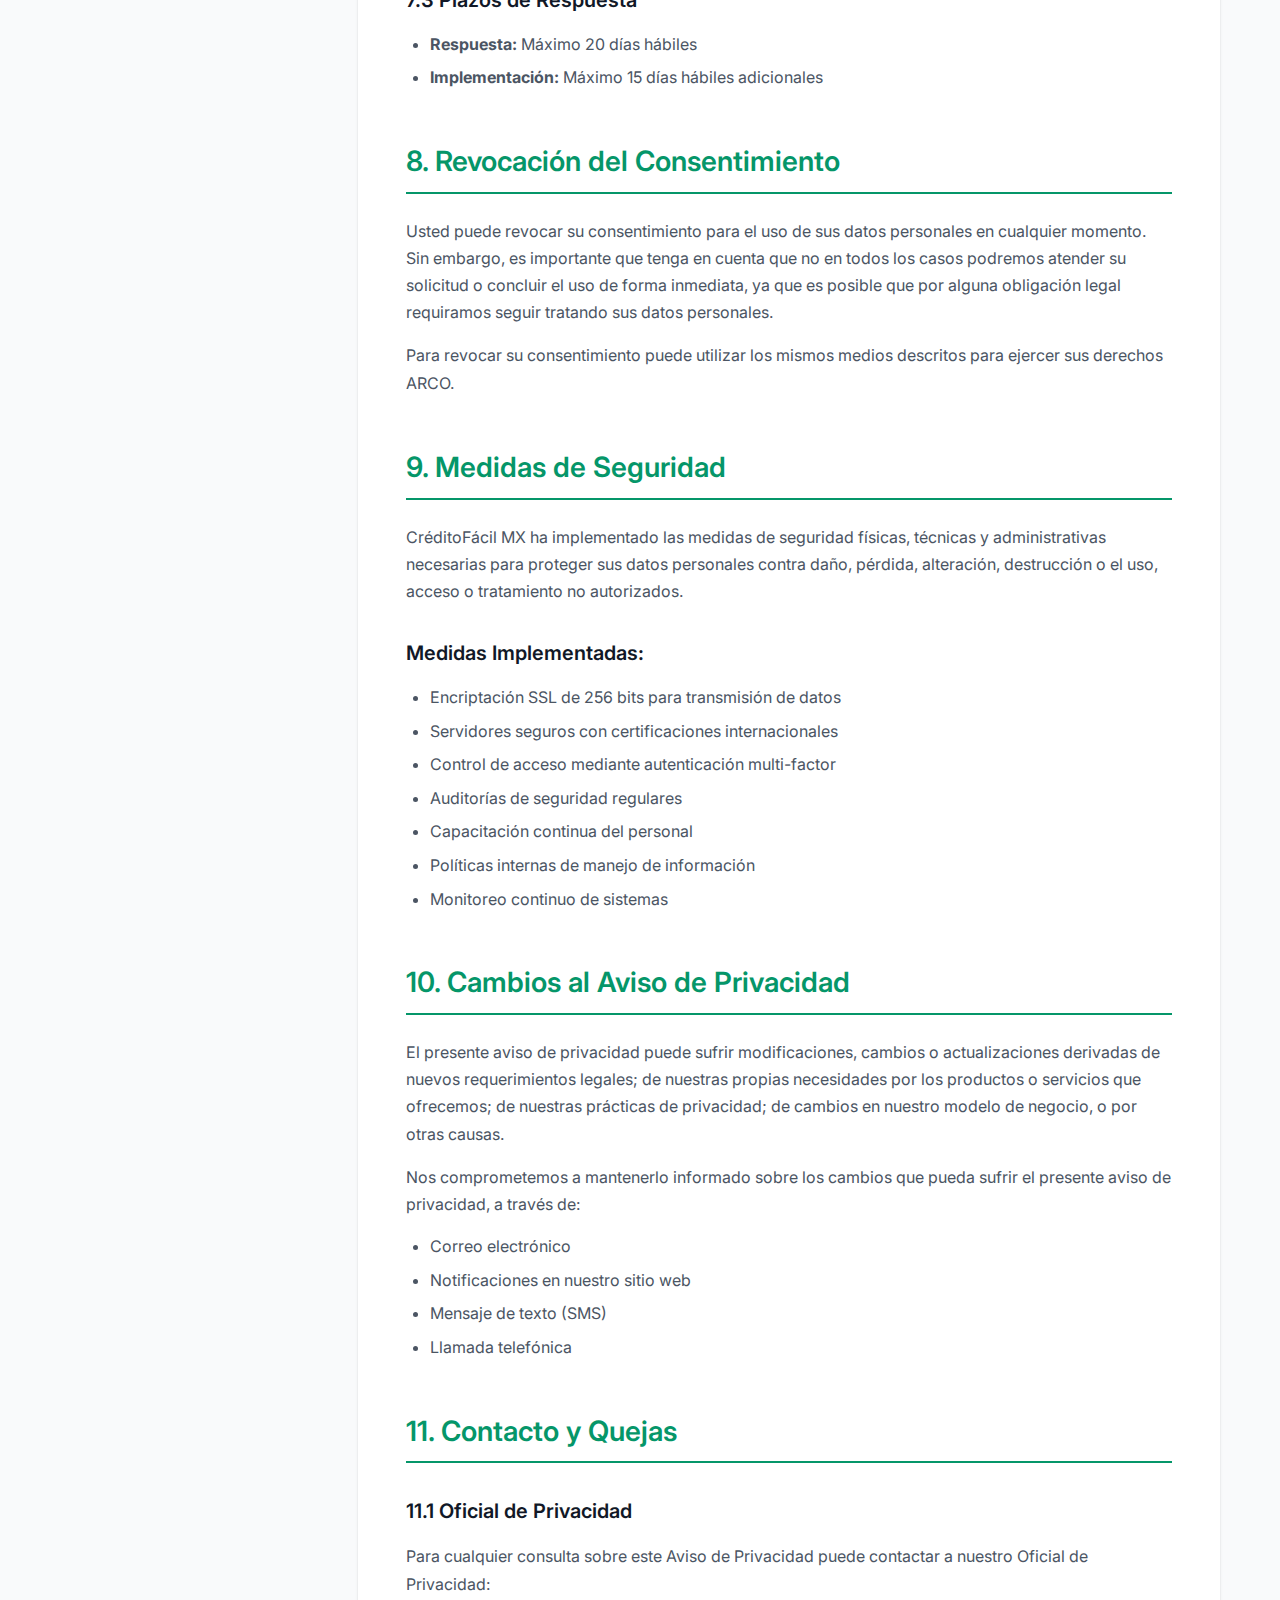
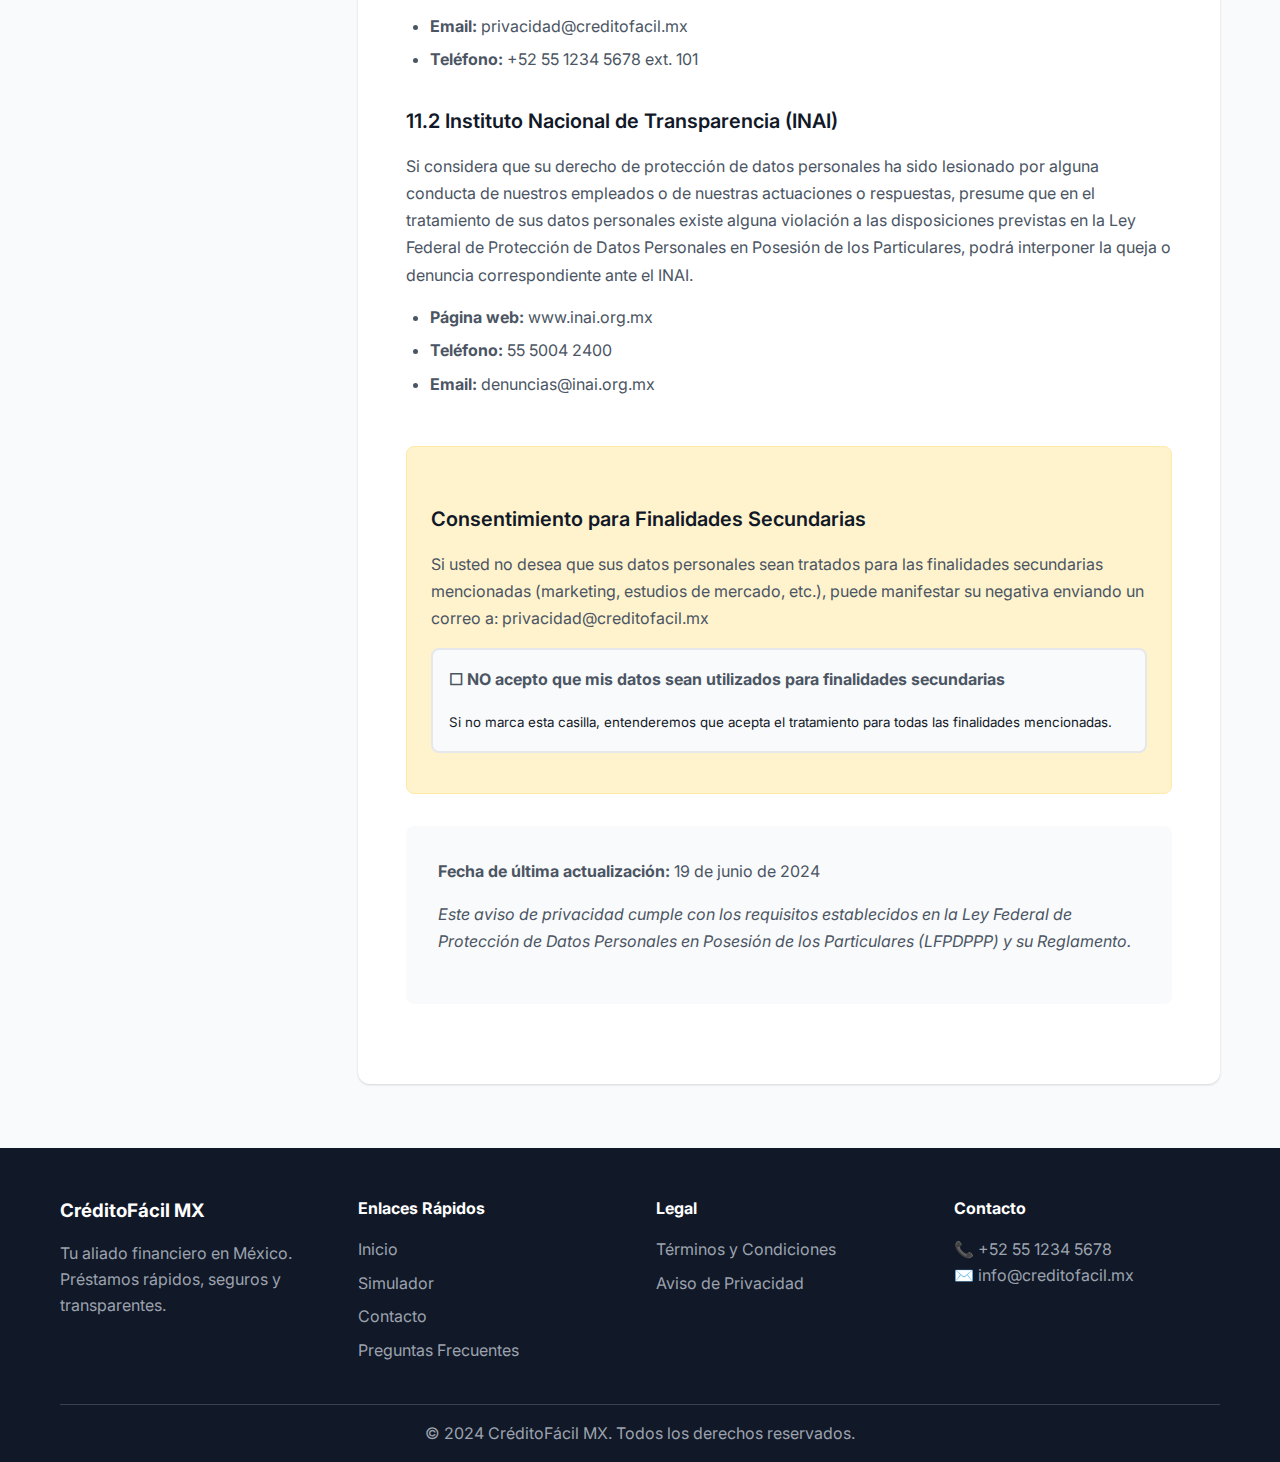
<file: privacidad.html>
<!DOCTYPE html>
<html lang="es-MX">
<head>
    <meta charset="UTF-8">
    <meta name="viewport" content="width=device-width, initial-scale=1.0">
    <title>Aviso de Privacidad - CréditoFácil México</title>
    <meta name="description" content="Aviso de privacidad de CréditoFácil MX. Conoce cómo protegemos y manejamos tus datos personales según la LFPDPPP.">
    <link rel="stylesheet" href="css/styles.css">
    <link rel="preconnect" href="https://fonts.googleapis.com">
    <link rel="preconnect" href="https://fonts.gstatic.com" crossorigin>
    <link href="https://fonts.googleapis.com/css2?family=Inter:wght@300;400;500;600;700&display=swap" rel="stylesheet">
</head>
<body>
    <!-- Header -->
    <header class="header">
        <nav class="nav container">
            <div class="nav-brand">
                <h2>CréditoFácil MX</h2>
            </div>
            <ul class="nav-menu" id="navMenu">
                <li><a href="index.html" class="nav-link">Inicio</a></li>
                <li><a href="simulador.html" class="nav-link">Simulador</a></li>
                <li><a href="contact.html" class="nav-link">Contacto</a></li>
                <li><a href="faq.html" class="nav-link">FAQ</a></li>
            </ul>
            <div class="nav-toggle" id="navToggle">
                <span></span>
                <span></span>
                <span></span>
            </div>
        </nav>
    </header>

    <!-- Privacy Section -->
    <section class="legal-section">
        <div class="container">
            <div class="legal-header">
                <h1>Aviso de Privacidad</h1>
                <p>Última actualización: 19 de junio de 2024</p>
                <p>Conforme a la Ley Federal de Protección de Datos Personales en Posesión de los Particulares (LFPDPPP)</p>
            </div>

            <div class="legal-content">
                <div class="legal-navigation">
                    <h3>Índice</h3>
                    <ul>
                        <li><a href="#responsable">1. Responsable del Tratamiento</a></li>
                        <li><a href="#datos">2. Datos Personales</a></li>
                        <li><a href="#finalidades">3. Finalidades</a></li>
                        <li><a href="#obtencion">4. Obtención de Datos</a></li>
                        <li><a href="#compartir">5. Transferencia de Datos</a></li>
                        <li><a href="#derechos">6. Derechos ARCO</a></li>
                        <li><a href="#medios">7. Medios para Ejercer Derechos</a></li>
                        <li><a href="#revocacion">8. Revocación del Consentimiento</a></li>
                        <li><a href="#seguridad">9. Medidas de Seguridad</a></li>
                        <li><a href="#cambios">10. Cambios al Aviso</a></li>
                        <li><a href="#contacto">11. Contacto</a></li>
                    </ul>
                </div>

                <div class="legal-text">
                    <section id="responsable">
                        <h2>1. Responsable del Tratamiento de Datos Personales</h2>
                        <p><strong>CréditoFácil México, S.A. de C.V.</strong>, con domicilio en Ciudad de México, México, es el responsable del uso y protección de sus datos personales, en términos de la Ley Federal de Protección de Datos Personales en Posesión de los Particulares.</p>
                        
                        <h3>Datos de Contacto:</h3>
                        <ul>
                            <li><strong>Teléfono:</strong> +52 55 1234 5678</li>
                            <li><strong>Email:</strong> privacidad@creditofacil.mx</li>
                            <li><strong>Domicilio:</strong> Ciudad de México, México</li>
                        </ul>
                    </section>

                    <section id="datos">
                        <h2>2. Datos Personales que Recabamos</h2>
                        <p>Para las finalidades señaladas en el presente aviso de privacidad, podemos recabar sus datos personales de distintas formas:</p>
                        
                        <h3>2.1 Datos de Identificación</h3>
                        <ul>
                            <li>Nombre completo</li>
                            <li>Fecha de nacimiento</li>
                            <li>Lugar de nacimiento</li>
                            <li>Nacionalidad</li>
                            <li>RFC</li>
                            <li>CURP</li>
                            <li>Número de identificación oficial</li>
                        </ul>
                        
                        <h3>2.2 Datos de Contacto</h3>
                        <ul>
                            <li>Domicilio completo</li>
                            <li>Teléfono fijo y móvil</li>
                            <li>Correo electrónico</li>
                        </ul>
                        
                        <h3>2.3 Datos Laborales y Financieros</h3>
                        <ul>
                            <li>Ocupación y puesto</li>
                            <li>Ingresos mensuales</li>
                            <li>Empresa donde labora</li>
                            <li>Antigüedad laboral</li>
                            <li>Referencias personales y comerciales</li>
                            <li>Información bancaria</li>
                            <li>Historial crediticio</li>
                        </ul>
                        
                        <h3>2.4 Datos Sensibles</h3>
                        <p>En algunos casos, podemos requerir datos considerados sensibles bajo la ley, tales como:</p>
                        <ul>
                            <li>Estado de salud (para seguros asociados)</li>
                            <li>Información patrimonial</li>
                        </ul>
                        <p><em>El tratamiento de estos datos requiere su consentimiento expreso.</em></p>
                    </section>

                    <section id="finalidades">
                        <h2>3. Finalidades del Tratamiento</h2>
                        <h3>3.1 Finalidades Primarias (Necesarias para la relación jurídica)</h3>
                        <ul>
                            <li>Evaluación de solicitudes de crédito</li>
                            <li>Verificación de identidad y capacidad crediticia</li>
                            <li>Formalización de contratos de préstamo</li>
                            <li>Administración y seguimiento de créditos</li>
                            <li>Facturación y cobranza</li>
                            <li>Cumplimiento de obligaciones legales y regulatorias</li>
                            <li>Prevención de lavado de dinero y financiamiento al terrorismo</li>
                        </ul>
                        
                        <h3>3.2 Finalidades Secundarias (No necesarias para la relación jurídica)</h3>
                        <ul>
                            <li>Envío de información comercial y promocional</li>
                            <li>Realización de estudios de mercado</li>
                            <li>Mejora de productos y servicios</li>
                            <li>Programa de referidos</li>
                            <li>Atención al cliente y soporte técnico</li>
                        </ul>
                        
                        <div class="consent-notice">
                            <p><strong>Si usted no manifiesta su oposición para que sus datos personales sean tratados para las finalidades secundarias, entenderemos que ha otorgado su consentimiento para ello.</strong></p>
                        </div>
                    </section>

                    <section id="obtencion">
                        <h2>4. Obtención de Datos Personales</h2>
                        <p>Sus datos personales pueden ser obtenidos de las siguientes fuentes:</p>
                        <ul>
                            <li><strong>Directamente del titular:</strong> A través de formularios, solicitudes, contratos</li>
                            <li><strong>Terceros autorizados:</strong> Sociedades de información crediticia</li>
                            <li><strong>Fuentes públicas:</strong> Registros públicos, bases de datos gubernamentales</li>
                            <li><strong>Tecnologías de seguimiento:</strong> Cookies, web beacons en nuestro sitio web</li>
                        </ul>
                    </section>

                    <section id="compartir">
                        <h2>5. Transferencia de Datos Personales</h2>
                        <p>Sus datos personales pueden ser transferidos y tratados dentro y fuera del país, por personas distintas a esta empresa. En este sentido, su información puede ser compartida con:</p>
                        
                        <h3>5.1 Transferencias que Requieren Consentimiento</h3>
                        <ul>
                            <li>Empresas de cobranza especializadas</li>
                            <li>Empresas de seguros para productos opcionales</li>
                            <li>Socios comerciales para ofertas especiales</li>
                        </ul>
                        
                        <h3>5.2 Transferencias que NO Requieren Consentimiento</h3>
                        <ul>
                            <li>Sociedades de información crediticia</li>
                            <li>Autoridades competentes cuando sea requerido por ley</li>
                            <li>Empresas del mismo grupo empresarial</li>
                            <li>Prestadores de servicios (únicamente para el cumplimiento de sus funciones)</li>
                        </ul>
                    </section>

                    <section id="derechos">
                        <h2>6. Sus Derechos ARCO</h2>
                        <p>Usted tiene derecho a conocer qué datos personales tenemos de usted, para qué los utilizamos y las condiciones del uso que les damos (Acceso). Asimismo, es su derecho solicitar la corrección de su información personal en caso de que esté desactualizada, sea inexacta o incompleta (Rectificación); que la eliminemos de nuestros registros o bases de datos cuando considere que la misma no está siendo utilizada adecuadamente (Cancelación); así como oponerse al uso de sus datos personales para fines específicos (Oposición).</p>
                        
                        <h3>Derechos Específicos:</h3>
                        <ul>
                            <li><strong>Acceso:</strong> Conocer qué datos tenemos y cómo los usamos</li>
                            <li><strong>Rectificación:</strong> Corregir datos incorrectos o incompletos</li>
                            <li><strong>Cancelación:</strong> Eliminar sus datos cuando no sean necesarios</li>
                            <li><strong>Oposición:</strong> Oponerse al tratamiento de sus datos</li>
                            <li><strong>Revocación:</strong> Retirar su consentimiento en cualquier momento</li>
                            <li><strong>Portabilidad:</strong> Obtener sus datos en formato estructurado</li>
                        </ul>
                    </section>

                    <section id="medios">
                        <h2>7. Medios para Ejercer sus Derechos ARCO</h2>
                        <p>Para ejercer cualquiera de los derechos ARCO, usted puede:</p>
                        
                        <h3>7.1 Medios de Contacto</h3>
                        <ul>
                            <li><strong>Email:</strong> privacidad@creditofacil.mx</li>
                            <li><strong>Teléfono:</strong> +52 55 1234 5678</li>
                            <li><strong>Formulario web:</strong> Disponible en nuestro sitio web</li>
                            <li><strong>Por escrito:</strong> En nuestras oficinas</li>
                        </ul>
                        
                        <h3>7.2 Requisitos de la Solicitud</h3>
                        <p>Su solicitud deberá contener y acompañar lo siguiente:</p>
                        <ul>
                            <li>Nombre completo del titular y domicilio</li>
                            <li>Documentos que acrediten la identidad del titular</li>
                            <li>Descripción clara y precisa de los datos respecto de los que busca ejercer alguno de los derechos ARCO</li>
                            <li>Cualquier otro elemento que facilite la localización de los datos</li>
                        </ul>
                        
                        <h3>7.3 Plazos de Respuesta</h3>
                        <ul>
                            <li><strong>Respuesta:</strong> Máximo 20 días hábiles</li>
                            <li><strong>Implementación:</strong> Máximo 15 días hábiles adicionales</li>
                        </ul>
                    </section>

                    <section id="revocacion">
                        <h2>8. Revocación del Consentimiento</h2>
                        <p>Usted puede revocar su consentimiento para el uso de sus datos personales en cualquier momento. Sin embargo, es importante que tenga en cuenta que no en todos los casos podremos atender su solicitud o concluir el uso de forma inmediata, ya que es posible que por alguna obligación legal requiramos seguir tratando sus datos personales.</p>
                        
                        <p>Para revocar su consentimiento puede utilizar los mismos medios descritos para ejercer sus derechos ARCO.</p>
                    </section>

                    <section id="seguridad">
                        <h2>9. Medidas de Seguridad</h2>
                        <p>CréditoFácil MX ha implementado las medidas de seguridad físicas, técnicas y administrativas necesarias para proteger sus datos personales contra daño, pérdida, alteración, destrucción o el uso, acceso o tratamiento no autorizados.</p>
                        
                        <h3>Medidas Implementadas:</h3>
                        <ul>
                            <li>Encriptación SSL de 256 bits para transmisión de datos</li>
                            <li>Servidores seguros con certificaciones internacionales</li>
                            <li>Control de acceso mediante autenticación multi-factor</li>
                            <li>Auditorías de seguridad regulares</li>
                            <li>Capacitación continua del personal</li>
                            <li>Políticas internas de manejo de información</li>
                            <li>Monitoreo continuo de sistemas</li>
                        </ul>
                    </section>

                    <section id="cambios">
                        <h2>10. Cambios al Aviso de Privacidad</h2>
                        <p>El presente aviso de privacidad puede sufrir modificaciones, cambios o actualizaciones derivadas de nuevos requerimientos legales; de nuestras propias necesidades por los productos o servicios que ofrecemos; de nuestras prácticas de privacidad; de cambios en nuestro modelo de negocio, o por otras causas.</p>
                        
                        <p>Nos comprometemos a mantenerlo informado sobre los cambios que pueda sufrir el presente aviso de privacidad, a través de:</p>
                        <ul>
                            <li>Correo electrónico</li>
                            <li>Notificaciones en nuestro sitio web</li>
                            <li>Mensaje de texto (SMS)</li>
                            <li>Llamada telefónica</li>
                        </ul>
                    </section>

                    <section id="contacto">
                        <h2>11. Contacto y Quejas</h2>
                        <h3>11.1 Oficial de Privacidad</h3>
                        <p>Para cualquier consulta sobre este Aviso de Privacidad puede contactar a nuestro Oficial de Privacidad:</p>
                        <ul>
                            <li><strong>Email:</strong> privacidad@creditofacil.mx</li>
                            <li><strong>Teléfono:</strong> +52 55 1234 5678 ext. 101</li>
                        </ul>
                        
                        <h3>11.2 Instituto Nacional de Transparencia (INAI)</h3>
                        <p>Si considera que su derecho de protección de datos personales ha sido lesionado por alguna conducta de nuestros empleados o de nuestras actuaciones o respuestas, presume que en el tratamiento de sus datos personales existe alguna violación a las disposiciones previstas en la Ley Federal de Protección de Datos Personales en Posesión de los Particulares, podrá interponer la queja o denuncia correspondiente ante el INAI.</p>
                        
                        <ul>
                            <li><strong>Página web:</strong> www.inai.org.mx</li>
                            <li><strong>Teléfono:</strong> 55 5004 2400</li>
                            <li><strong>Email:</strong> denuncias@inai.org.mx</li>
                        </ul>
                    </section>

                    <div class="consent-section">
                        <h3>Consentimiento para Finalidades Secundarias</h3>
                        <p>Si usted no desea que sus datos personales sean tratados para las finalidades secundarias mencionadas (marketing, estudios de mercado, etc.), puede manifestar su negativa enviando un correo a: privacidad@creditofacil.mx</p>
                        
                        <div class="checkbox-notice">
                            <p><strong>☐ NO acepto que mis datos sean utilizados para finalidades secundarias</strong></p>
                            <small>Si no marca esta casilla, entenderemos que acepta el tratamiento para todas las finalidades mencionadas.</small>
                        </div>
                    </div>

                    <div class="legal-footer">
                        <p><strong>Fecha de última actualización:</strong> 19 de junio de 2024</p>
                        <p><em>Este aviso de privacidad cumple con los requisitos establecidos en la Ley Federal de Protección de Datos Personales en Posesión de los Particulares (LFPDPPP) y su Reglamento.</em></p>
                    </div>
                </div>
            </div>
        </div>
    </section>

    <!-- Footer -->
    <footer class="footer">
        <div class="container">
            <div class="footer-content">
                <div class="footer-section">
                    <h3>CréditoFácil MX</h3>
                    <p>Tu aliado financiero en México. Préstamos rápidos, seguros y transparentes.</p>
                </div>
                <div class="footer-section">
                    <h4>Enlaces Rápidos</h4>
                    <ul>
                        <li><a href="index.html">Inicio</a></li>
                        <li><a href="simulador.html">Simulador</a></li>
                        <li><a href="contact.html">Contacto</a></li>
                        <li><a href="faq.html">Preguntas Frecuentes</a></li>
                    </ul>
                </div>
                <div class="footer-section">
                    <h4>Legal</h4>
                    <ul>
                        <li><a href="terminos.html">Términos y Condiciones</a></li>
                        <li><a href="privacidad.html">Aviso de Privacidad</a></li>
                    </ul>
                </div>
                <div class="footer-section">
                    <h4>Contacto</h4>
                    <p>📞 +52 55 1234 5678</p>
                    <p>✉️ info@creditofacil.mx</p>
                </div>
            </div>
            <div class="footer-bottom">
                <p>&copy; 2024 CréditoFácil MX. Todos los derechos reservados.</p>
            </div>
        </div>
    </footer>

    <script src="js/main.js"></script>
</body>
</html>
</file>
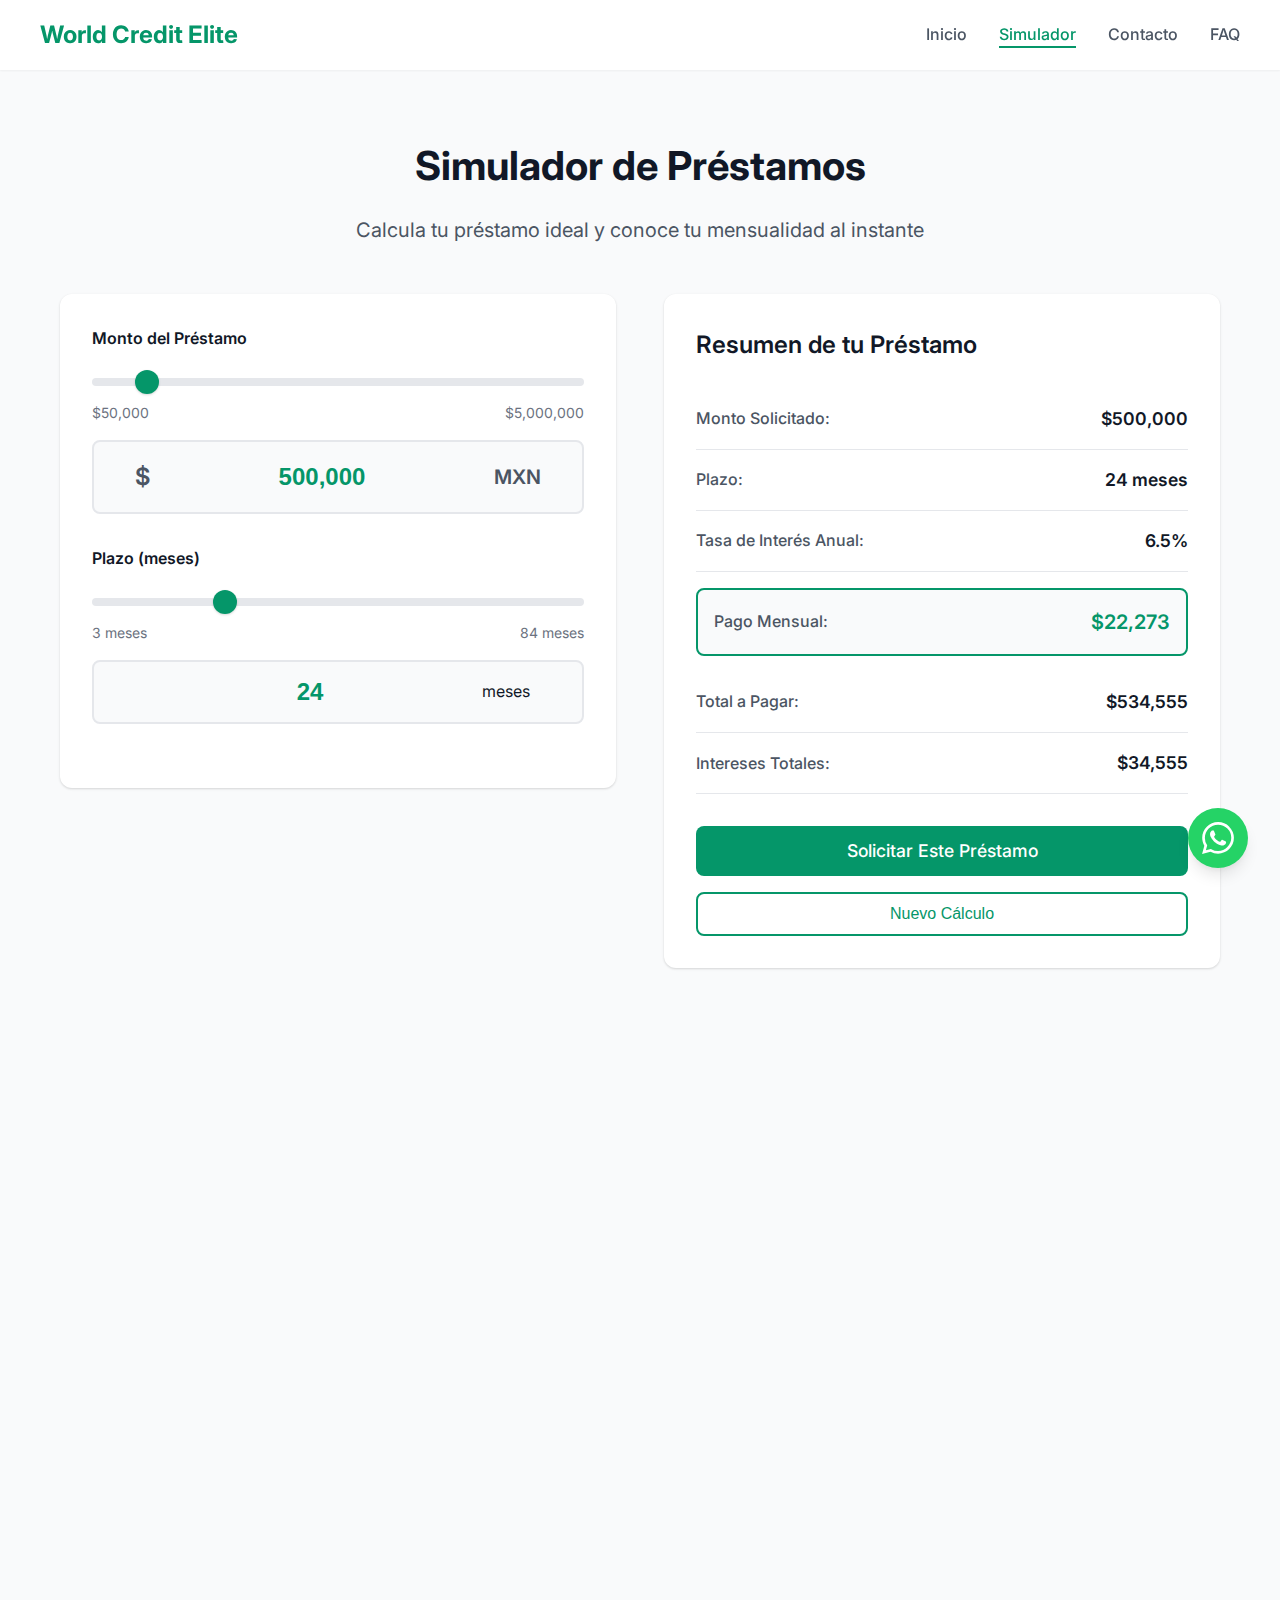
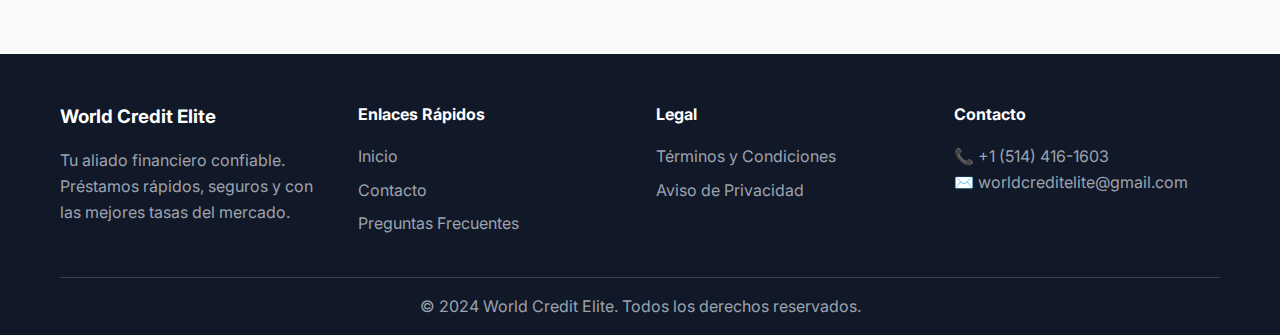
<file: simulador.html>
<!DOCTYPE html>
<html lang="es-MX">
<head>
    <meta charset="UTF-8">
    <meta name="viewport" content="width=device-width, initial-scale=1.0">
    <title>Simulador de Préstamos - World Credit Elite</title>
    <meta name="description" content="Simula tu préstamo personal con las mejores tasas. Calcula tu mensualidad con montos desde $50,000 hasta $5,000,000 pesos.">
    <link rel="stylesheet" href="css/styles.css">
    <link rel="preconnect" href="https://fonts.googleapis.com">
    <link rel="preconnect" href="https://fonts.gstatic.com" crossorigin>
    <link href="https://fonts.googleapis.com/css2?family=Inter:wght@300;400;500;600;700&display=swap" rel="stylesheet">
</head>
<body>
    <!-- Header -->
    <header class="header">
        <nav class="nav container">
            <div class="nav-brand">
                <h2>World Credit Elite</h2>
            </div>
            <ul class="nav-menu" id="navMenu">
                <li><a href="index.html" class="nav-link">Inicio</a></li>
                <li><a href="simulador.html" class="nav-link active">Simulador</a></li>
                <li><a href="contact.html" class="nav-link">Contacto</a></li>
                <li><a href="faq.html" class="nav-link">FAQ</a></li>
            </ul>
            <div class="nav-toggle" id="navToggle">
                <span></span>
                <span></span>
                <span></span>
            </div>
        </nav>
    </header>

    <!-- Simulator Section -->
    <section class="simulator">
        <div class="container">
            <div class="simulator-header">
                <h1>Simulador de Préstamos</h1>
                <p>Calcula tu préstamo ideal y conoce tu mensualidad al instante</p>
            </div>

            <div class="simulator-content">
                <div class="simulator-controls">
                    <div class="control-group">
                        <label for="amount">Monto del Préstamo</label>
                        <div class="slider-container">
                            <input 
                                type="range" 
                                id="amount" 
                                min="50000" 
                                max="5000000" 
                                value="500000" 
                                step="10000"
                                class="slider"
                            >
                            <div class="slider-labels">
                                <span>$50,000</span>
                                <span>$5,000,000</span>
                            </div>
                        </div>
                        <div class="amount-display">
                            <span class="currency">$</span>
                            <input type="text" id="amountDisplay" value="500,000" readonly>
                            <span class="currency">MXN</span>
                        </div>
                    </div>

                    <div class="control-group">
                        <label for="term">Plazo (meses)</label>
                        <div class="slider-container">
                            <input 
                                type="range" 
                                id="term" 
                                min="3" 
                                max="84" 
                                value="24" 
                                step="1"
                                class="slider"
                            >
                            <div class="slider-labels">
                                <span>3 meses</span>
                                <span>84 meses</span>
                            </div>
                        </div>
                        <div class="term-display">
                            <input type="text" id="termDisplay" value="24" readonly>
                            <span>meses</span>
                        </div>
                    </div>
                </div>

                <div class="simulator-results">
                    <div class="result-card">
                        <h3>Resumen de tu Préstamo</h3>
                        
                        <div class="result-item">
                            <span class="label">Monto Solicitado:</span>
                            <span class="value" id="resultAmount">$500,000 MXN</span>
                        </div>
                        
                        <div class="result-item">
                            <span class="label">Plazo:</span>
                            <span class="value" id="resultTerm">24 meses</span>
                        </div>
                        
                        <div class="result-item">
                            <span class="label">Tasa de Interés Anual:</span>
                            <span class="value" id="resultRate">6.0%</span>
                        </div>
                        
                        <div class="result-item highlight">
                            <span class="label">Pago Mensual:</span>
                            <span class="value" id="resultMonthly">$22,500 MXN</span>
                        </div>
                        
                        <div class="result-item">
                            <span class="label">Total a Pagar:</span>
                            <span class="value" id="resultTotal">$540,000 MXN</span>
                        </div>
                        
                        <div class="result-item">
                            <span class="label">Intereses Totales:</span>
                            <span class="value" id="resultInterest">$40,000 MXN</span>
                        </div>

                        <div class="result-actions">
                            <a href="contact.html" class="btn btn-primary btn-large" id="solicitarBtn">
                                Solicitar Este Préstamo
                            </a>
                            <button class="btn btn-outline" onclick="resetSimulator()">
                                Nuevo Cálculo
                            </button>
                        </div>
                    </div>

                    <div class="info-card">
                        <h4>Información Importante</h4>
                        <ul>
                            <li>✓ Aprobación en máximo 24 horas</li>
                            <li>✓ Sin comisiones por apertura</li>
                            <li>✓ Transferencia inmediata una vez aprobado</li>
                            <li>✓ Pagos fijos mensuales</li>
                            <li>✓ Sin penalizaciones por pago anticipado</li>
                        </ul>
                        
                        <div class="rate-info">
                            <p><strong>Tasas de Interés Ultra Competitivas:</strong></p>
                            <ul>
                                <li>$50,000 - $200,000: 7% - 8% anual</li>
                                <li>$200,001 - $1,000,000: 5% - 7% anual</li>
                                <li>$1,000,001 - $5,000,000: 4% - 5% anual</li>
                            </ul>
                            <p><em>¡Las tasas más bajas del mercado!</em></p>
                        </div>
                    </div>
                </div>
            </div>
        </div>
    </section>

    <!-- Footer -->
    <footer class="footer">
        <div class="container">
            <div class="footer-content">
                <div class="footer-section">
                    <h3>World Credit Elite</h3>
                    <p>Tu aliado financiero confiable. Préstamos rápidos, seguros y con las mejores tasas del mercado.</p>
                </div>
                <div class="footer-section">
                    <h4>Enlaces Rápidos</h4>
                    <ul>
                        <li><a href="index.html">Inicio</a></li>
                        <li><a href="contact.html">Contacto</a></li>
                        <li><a href="faq.html">Preguntas Frecuentes</a></li>
                    </ul>
                </div>
                <div class="footer-section">
                    <h4>Legal</h4>
                    <ul>
                        <li><a href="terminos.html">Términos y Condiciones</a></li>
                        <li><a href="privacidad.html">Aviso de Privacidad</a></li>
                    </ul>
                </div>
                <div class="footer-section">
                    <h4>Contacto</h4>
                    <p>📞 +1 (514) 416-1603</p>
                    <p>✉️ worldcreditelite@gmail.com</p>
                </div>
            </div>
            <div class="footer-bottom">
                <p>&copy; 2024 World Credit Elite. Todos los derechos reservados.</p>
            </div>
        </div>
    </footer>

    <!-- WhatsApp Float Button -->
    <div class="whatsapp-float" id="whatsappFloat">
        <a href="https://wa.me/15144161603" target="_blank" rel="noopener">
            <svg width="32" height="32" viewBox="0 0 24 24" fill="white">
                <path d="M17.472 14.382c-.297-.149-1.758-.867-2.03-.967-.273-.099-.471-.148-.67.15-.197.297-.767.966-.94 1.164-.173.199-.347.223-.644.075-.297-.15-1.255-.463-2.39-1.475-.883-.788-1.48-1.761-1.653-2.059-.173-.297-.018-.458.13-.606.134-.133.298-.347.446-.52.149-.174.198-.298.298-.497.099-.198.05-.371-.025-.52-.075-.149-.669-1.612-.916-2.207-.242-.579-.487-.5-.669-.51-.173-.008-.371-.01-.57-.01-.198 0-.52.074-.792.372-.272.297-1.04 1.016-1.04 2.479 0 1.462 1.065 2.875 1.213 3.074.149.198 2.096 3.2 5.077 4.487.709.306 1.262.489 1.694.625.712.227 1.36.195 1.871.118.571-.085 1.758-.719 2.006-1.413.248-.694.248-1.289.173-1.413-.074-.124-.272-.198-.57-.347m-5.421 7.403h-.004a9.87 9.87 0 01-5.031-1.378l-.361-.214-3.741.982.998-3.648-.235-.374a9.86 9.86 0 01-1.51-5.26c.001-5.45 4.436-9.884 9.888-9.884 2.64 0 5.122 1.03 6.988 2.898a9.825 9.825 0 012.893 6.994c-.003 5.45-4.437 9.884-9.885 9.884m8.413-18.297A11.815 11.815 0 0012.05 0C5.495 0 .16 5.335.157 11.892c0 2.096.547 4.142 1.588 5.945L.057 24l6.305-1.654a11.882 11.882 0 005.683 1.448h.005c6.554 0 11.89-5.335 11.893-11.893A11.821 11.821 0 0020.525 3.687z"/>
            </svg>
        </a>
    </div>

    <script src="js/main.js"></script>
    <script src="js/simulator.js"></script>
</body>
</html>
</file>
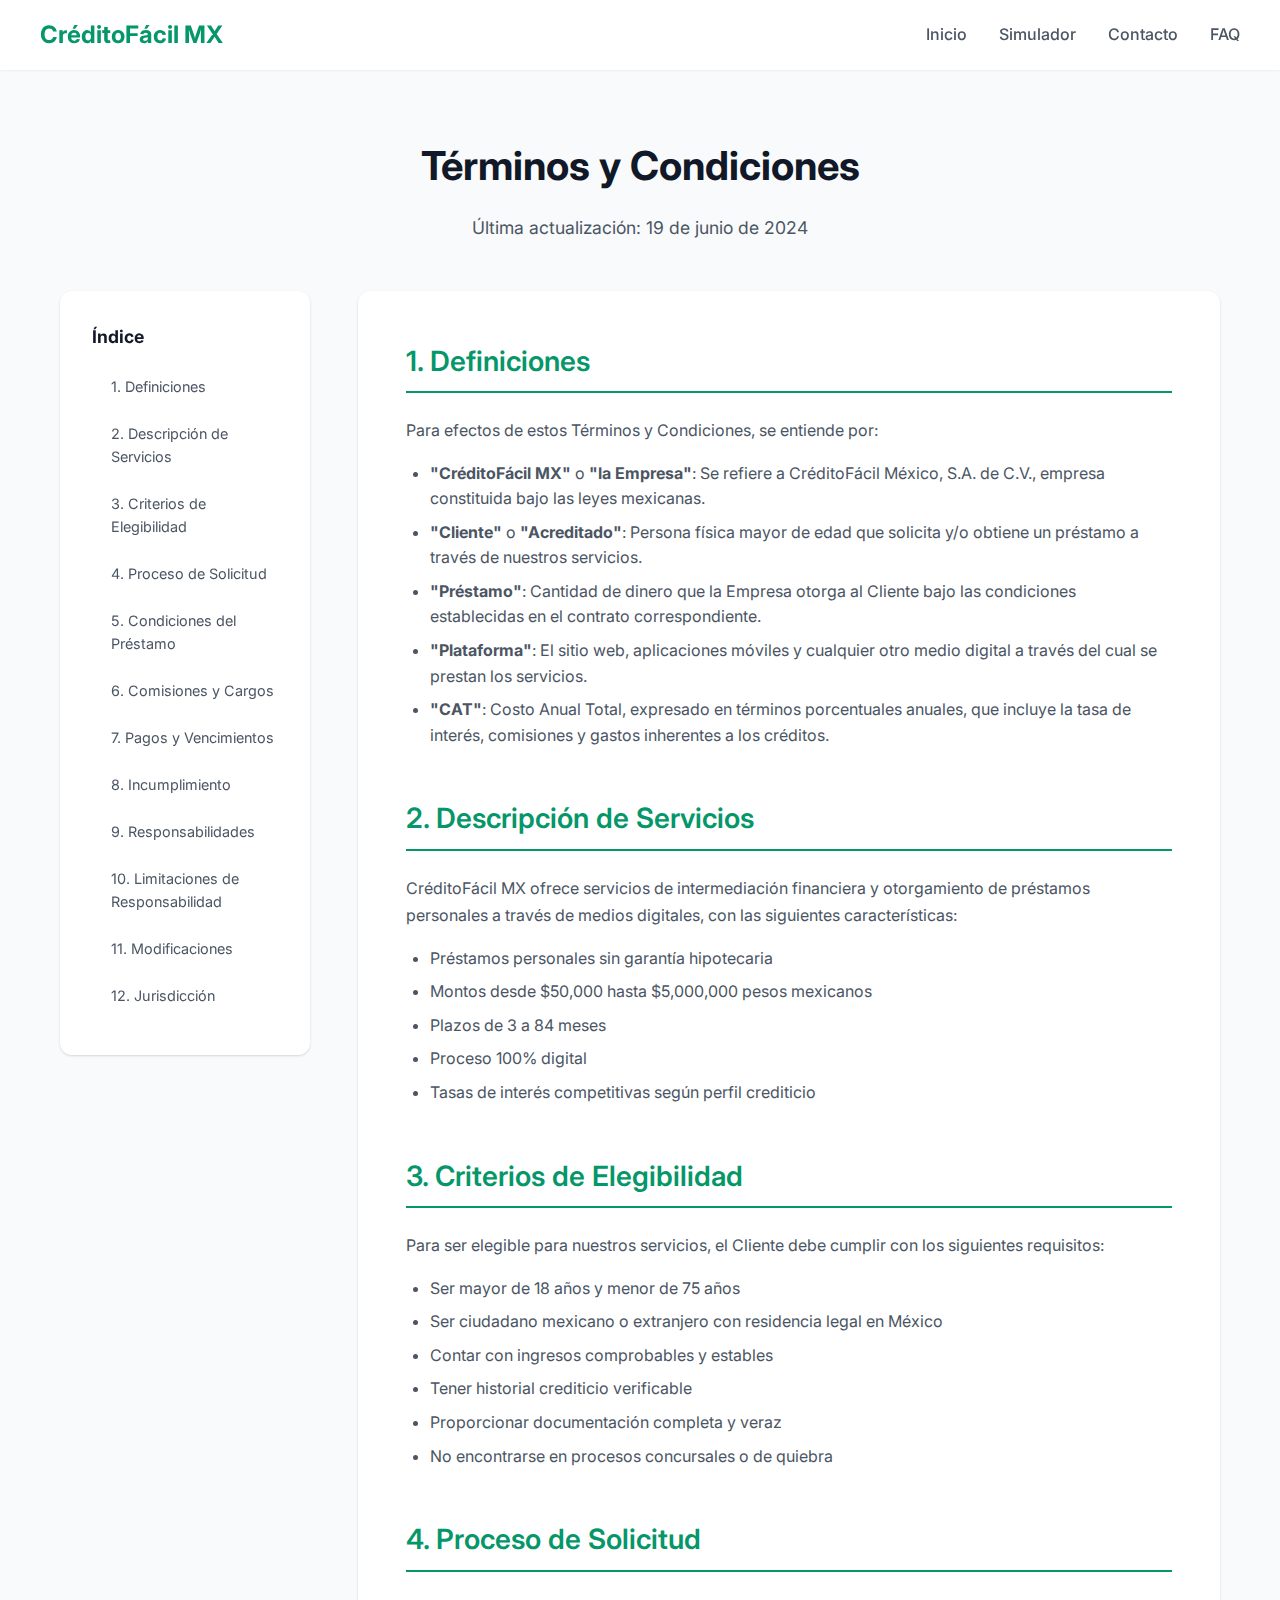
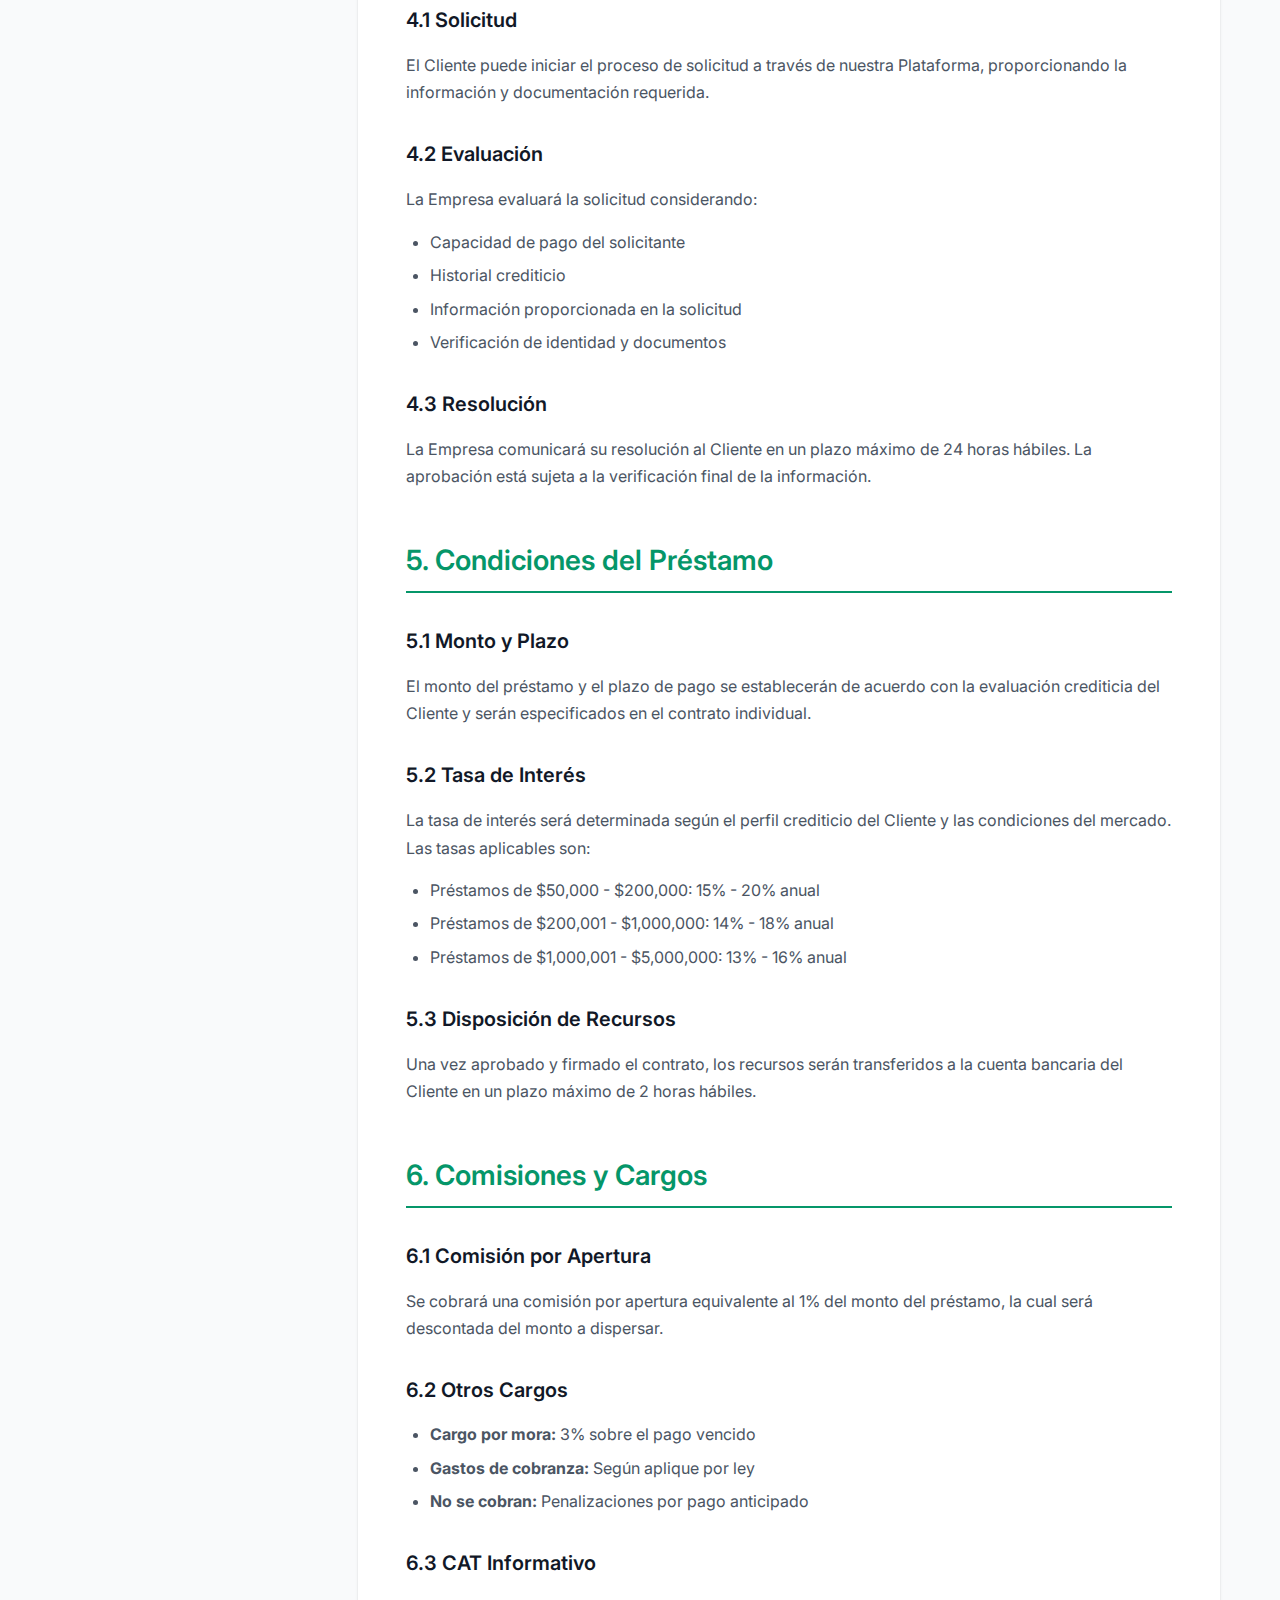
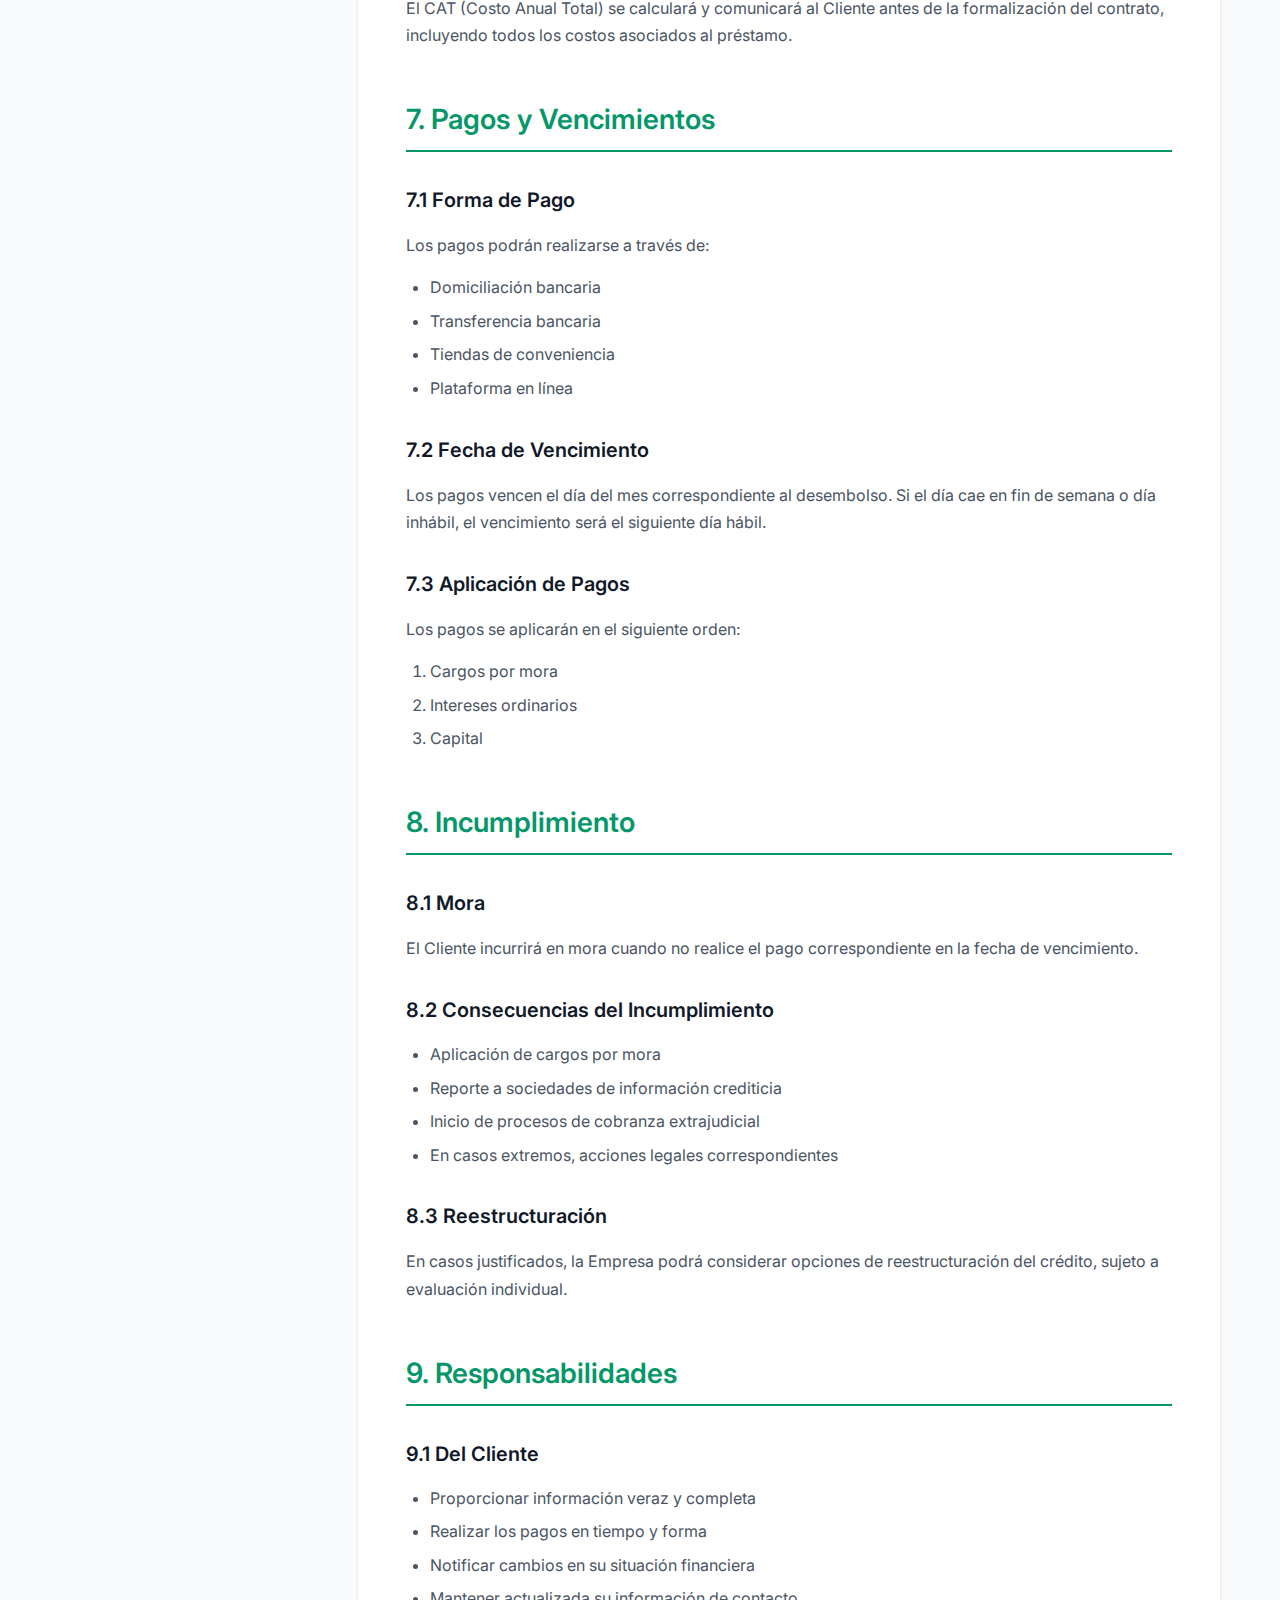
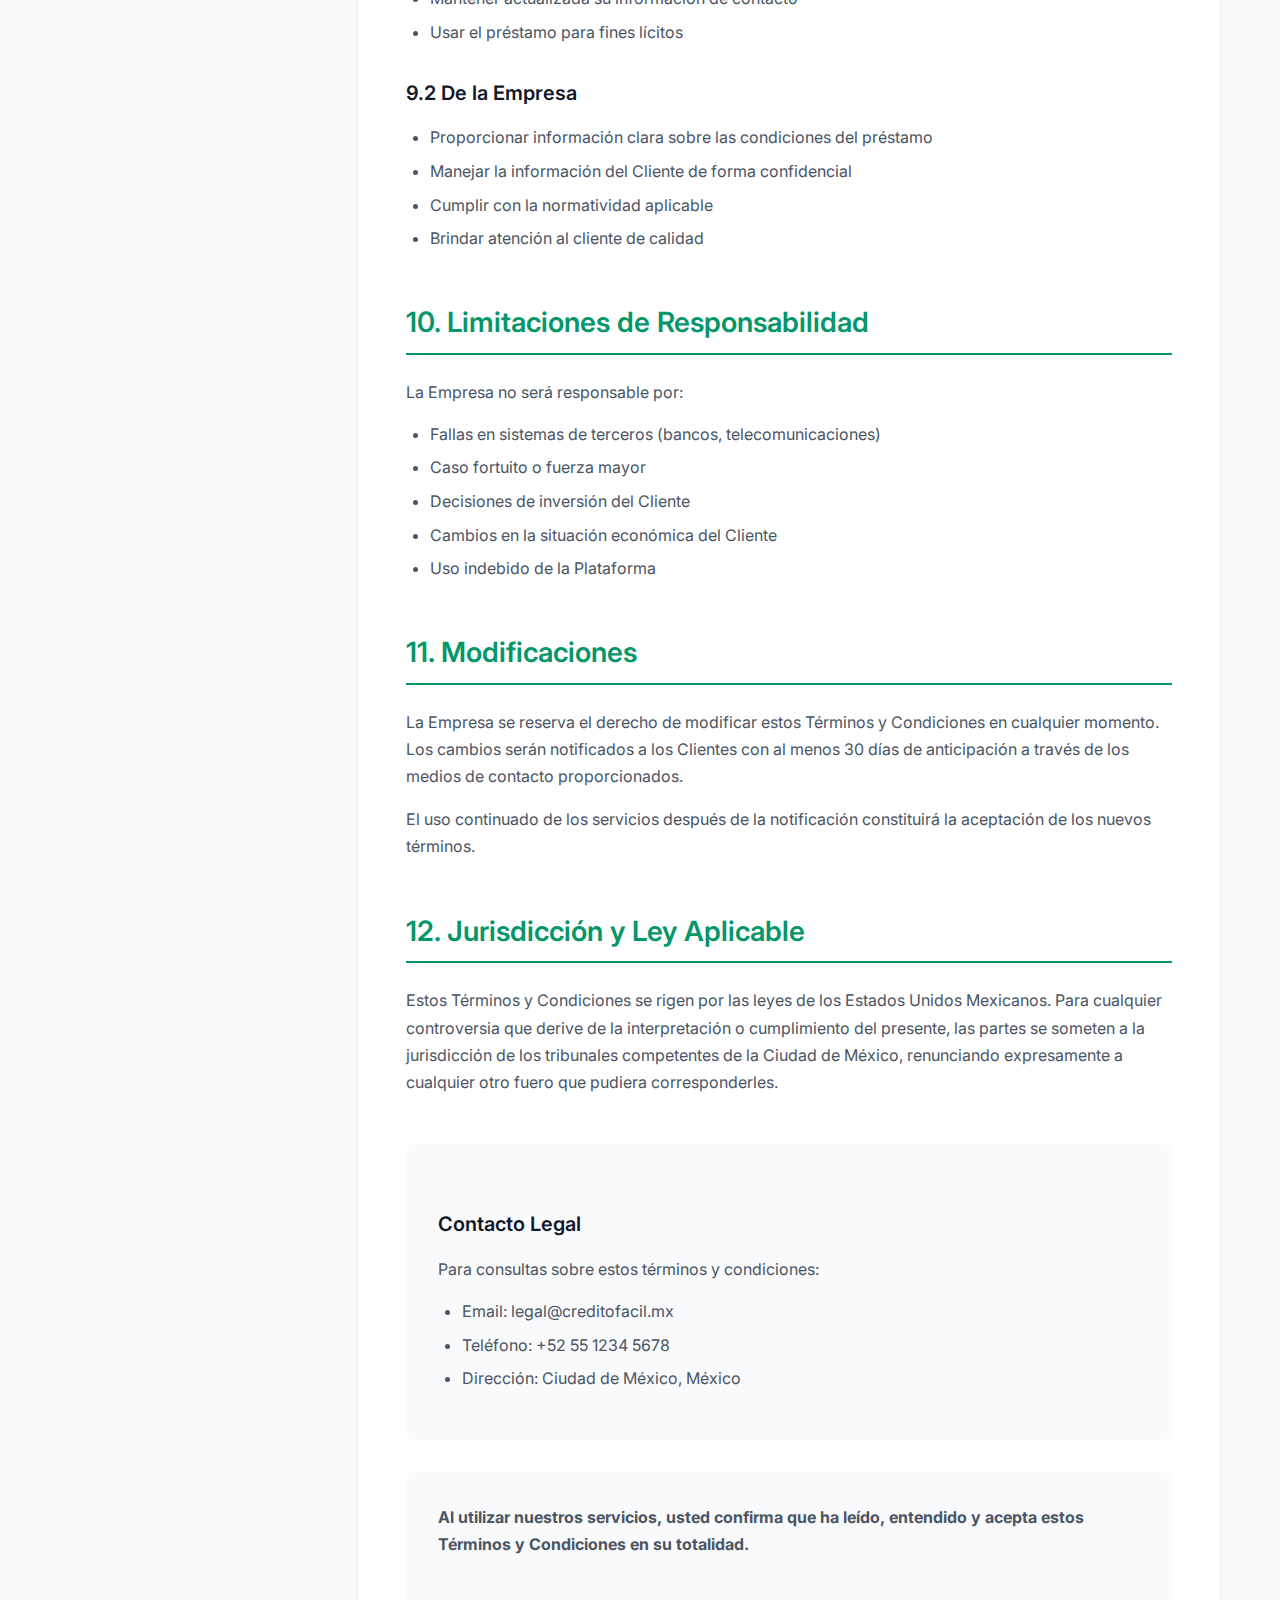
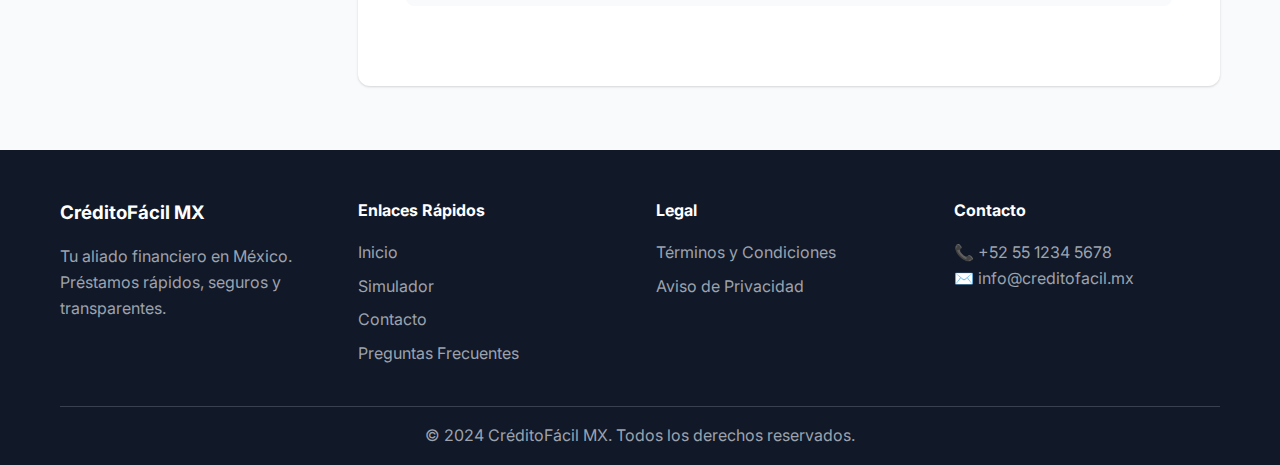
<file: terminos.html>
<!DOCTYPE html>
<html lang="es-MX">
<head>
    <meta charset="UTF-8">
    <meta name="viewport" content="width=device-width, initial-scale=1.0">
    <title>Términos y Condiciones - CréditoFácil México</title>
    <meta name="description" content="Términos y condiciones para préstamos personales con CréditoFácil MX. Conoce todas las condiciones de nuestros servicios financieros.">
    <link rel="stylesheet" href="css/styles.css">
    <link rel="preconnect" href="https://fonts.googleapis.com">
    <link rel="preconnect" href="https://fonts.gstatic.com" crossorigin>
    <link href="https://fonts.googleapis.com/css2?family=Inter:wght@300;400;500;600;700&display=swap" rel="stylesheet">
</head>
<body>
    <!-- Header -->
    <header class="header">
        <nav class="nav container">
            <div class="nav-brand">
                <h2>CréditoFácil MX</h2>
            </div>
            <ul class="nav-menu" id="navMenu">
                <li><a href="index.html" class="nav-link">Inicio</a></li>
                <li><a href="simulador.html" class="nav-link">Simulador</a></li>
                <li><a href="contact.html" class="nav-link">Contacto</a></li>
                <li><a href="faq.html" class="nav-link">FAQ</a></li>
            </ul>
            <div class="nav-toggle" id="navToggle">
                <span></span>
                <span></span>
                <span></span>
            </div>
        </nav>
    </header>

    <!-- Terms Section -->
    <section class="legal-section">
        <div class="container">
            <div class="legal-header">
                <h1>Términos y Condiciones</h1>
                <p>Última actualización: 19 de junio de 2024</p>
            </div>

            <div class="legal-content">
                <div class="legal-navigation">
                    <h3>Índice</h3>
                    <ul>
                        <li><a href="#definiciones">1. Definiciones</a></li>
                        <li><a href="#servicios">2. Descripción de Servicios</a></li>
                        <li><a href="#elegibilidad">3. Criterios de Elegibilidad</a></li>
                        <li><a href="#solicitud">4. Proceso de Solicitud</a></li>
                        <li><a href="#condiciones">5. Condiciones del Préstamo</a></li>
                        <li><a href="#comisiones">6. Comisiones y Cargos</a></li>
                        <li><a href="#pagos">7. Pagos y Vencimientos</a></li>
                        <li><a href="#incumplimiento">8. Incumplimiento</a></li>
                        <li><a href="#responsabilidades">9. Responsabilidades</a></li>
                        <li><a href="#limitaciones">10. Limitaciones de Responsabilidad</a></li>
                        <li><a href="#modificaciones">11. Modificaciones</a></li>
                        <li><a href="#jurisdiccion">12. Jurisdicción</a></li>
                    </ul>
                </div>

                <div class="legal-text">
                    <section id="definiciones">
                        <h2>1. Definiciones</h2>
                        <p>Para efectos de estos Términos y Condiciones, se entiende por:</p>
                        <ul>
                            <li><strong>"CréditoFácil MX"</strong> o <strong>"la Empresa"</strong>: Se refiere a CréditoFácil México, S.A. de C.V., empresa constituida bajo las leyes mexicanas.</li>
                            <li><strong>"Cliente"</strong> o <strong>"Acreditado"</strong>: Persona física mayor de edad que solicita y/o obtiene un préstamo a través de nuestros servicios.</li>
                            <li><strong>"Préstamo"</strong>: Cantidad de dinero que la Empresa otorga al Cliente bajo las condiciones establecidas en el contrato correspondiente.</li>
                            <li><strong>"Plataforma"</strong>: El sitio web, aplicaciones móviles y cualquier otro medio digital a través del cual se prestan los servicios.</li>
                            <li><strong>"CAT"</strong>: Costo Anual Total, expresado en términos porcentuales anuales, que incluye la tasa de interés, comisiones y gastos inherentes a los créditos.</li>
                        </ul>
                    </section>

                    <section id="servicios">
                        <h2>2. Descripción de Servicios</h2>
                        <p>CréditoFácil MX ofrece servicios de intermediación financiera y otorgamiento de préstamos personales a través de medios digitales, con las siguientes características:</p>
                        <ul>
                            <li>Préstamos personales sin garantía hipotecaria</li>
                            <li>Montos desde $50,000 hasta $5,000,000 pesos mexicanos</li>
                            <li>Plazos de 3 a 84 meses</li>
                            <li>Proceso 100% digital</li>
                            <li>Tasas de interés competitivas según perfil crediticio</li>
                        </ul>
                    </section>

                    <section id="elegibilidad">
                        <h2>3. Criterios de Elegibilidad</h2>
                        <p>Para ser elegible para nuestros servicios, el Cliente debe cumplir con los siguientes requisitos:</p>
                        <ul>
                            <li>Ser mayor de 18 años y menor de 75 años</li>
                            <li>Ser ciudadano mexicano o extranjero con residencia legal en México</li>
                            <li>Contar con ingresos comprobables y estables</li>
                            <li>Tener historial crediticio verificable</li>
                            <li>Proporcionar documentación completa y veraz</li>
                            <li>No encontrarse en procesos concursales o de quiebra</li>
                        </ul>
                    </section>

                    <section id="solicitud">
                        <h2>4. Proceso de Solicitud</h2>
                        <h3>4.1 Solicitud</h3>
                        <p>El Cliente puede iniciar el proceso de solicitud a través de nuestra Plataforma, proporcionando la información y documentación requerida.</p>
                        
                        <h3>4.2 Evaluación</h3>
                        <p>La Empresa evaluará la solicitud considerando:</p>
                        <ul>
                            <li>Capacidad de pago del solicitante</li>
                            <li>Historial crediticio</li>
                            <li>Información proporcionada en la solicitud</li>
                            <li>Verificación de identidad y documentos</li>
                        </ul>
                        
                        <h3>4.3 Resolución</h3>
                        <p>La Empresa comunicará su resolución al Cliente en un plazo máximo de 24 horas hábiles. La aprobación está sujeta a la verificación final de la información.</p>
                    </section>

                    <section id="condiciones">
                        <h2>5. Condiciones del Préstamo</h2>
                        <h3>5.1 Monto y Plazo</h3>
                        <p>El monto del préstamo y el plazo de pago se establecerán de acuerdo con la evaluación crediticia del Cliente y serán especificados en el contrato individual.</p>
                        
                        <h3>5.2 Tasa de Interés</h3>
                        <p>La tasa de interés será determinada según el perfil crediticio del Cliente y las condiciones del mercado. Las tasas aplicables son:</p>
                        <ul>
                            <li>Préstamos de $50,000 - $200,000: 15% - 20% anual</li>
                            <li>Préstamos de $200,001 - $1,000,000: 14% - 18% anual</li>
                            <li>Préstamos de $1,000,001 - $5,000,000: 13% - 16% anual</li>
                        </ul>
                        
                        <h3>5.3 Disposición de Recursos</h3>
                        <p>Una vez aprobado y firmado el contrato, los recursos serán transferidos a la cuenta bancaria del Cliente en un plazo máximo de 2 horas hábiles.</p>
                    </section>

                    <section id="comisiones">
                        <h2>6. Comisiones y Cargos</h2>
                        <h3>6.1 Comisión por Apertura</h3>
                        <p>Se cobrará una comisión por apertura equivalente al 1% del monto del préstamo, la cual será descontada del monto a dispersar.</p>
                        
                        <h3>6.2 Otros Cargos</h3>
                        <ul>
                            <li><strong>Cargo por mora:</strong> 3% sobre el pago vencido</li>
                            <li><strong>Gastos de cobranza:</strong> Según aplique por ley</li>
                            <li><strong>No se cobran:</strong> Penalizaciones por pago anticipado</li>
                        </ul>
                        
                        <h3>6.3 CAT Informativo</h3>
                        <p>El CAT (Costo Anual Total) se calculará y comunicará al Cliente antes de la formalización del contrato, incluyendo todos los costos asociados al préstamo.</p>
                    </section>

                    <section id="pagos">
                        <h2>7. Pagos y Vencimientos</h2>
                        <h3>7.1 Forma de Pago</h3>
                        <p>Los pagos podrán realizarse a través de:</p>
                        <ul>
                            <li>Domiciliación bancaria</li>
                            <li>Transferencia bancaria</li>
                            <li>Tiendas de conveniencia</li>
                            <li>Plataforma en línea</li>
                        </ul>
                        
                        <h3>7.2 Fecha de Vencimiento</h3>
                        <p>Los pagos vencen el día del mes correspondiente al desembolso. Si el día cae en fin de semana o día inhábil, el vencimiento será el siguiente día hábil.</p>
                        
                        <h3>7.3 Aplicación de Pagos</h3>
                        <p>Los pagos se aplicarán en el siguiente orden:</p>
                        <ol>
                            <li>Cargos por mora</li>
                            <li>Intereses ordinarios</li>
                            <li>Capital</li>
                        </ol>
                    </section>

                    <section id="incumplimiento">
                        <h2>8. Incumplimiento</h2>
                        <h3>8.1 Mora</h3>
                        <p>El Cliente incurrirá en mora cuando no realice el pago correspondiente en la fecha de vencimiento.</p>
                        
                        <h3>8.2 Consecuencias del Incumplimiento</h3>
                        <ul>
                            <li>Aplicación de cargos por mora</li>
                            <li>Reporte a sociedades de información crediticia</li>
                            <li>Inicio de procesos de cobranza extrajudicial</li>
                            <li>En casos extremos, acciones legales correspondientes</li>
                        </ul>
                        
                        <h3>8.3 Reestructuración</h3>
                        <p>En casos justificados, la Empresa podrá considerar opciones de reestructuración del crédito, sujeto a evaluación individual.</p>
                    </section>

                    <section id="responsabilidades">
                        <h2>9. Responsabilidades</h2>
                        <h3>9.1 Del Cliente</h3>
                        <ul>
                            <li>Proporcionar información veraz y completa</li>
                            <li>Realizar los pagos en tiempo y forma</li>
                            <li>Notificar cambios en su situación financiera</li>
                            <li>Mantener actualizada su información de contacto</li>
                            <li>Usar el préstamo para fines lícitos</li>
                        </ul>
                        
                        <h3>9.2 De la Empresa</h3>
                        <ul>
                            <li>Proporcionar información clara sobre las condiciones del préstamo</li>
                            <li>Manejar la información del Cliente de forma confidencial</li>
                            <li>Cumplir con la normatividad aplicable</li>
                            <li>Brindar atención al cliente de calidad</li>
                        </ul>
                    </section>

                    <section id="limitaciones">
                        <h2>10. Limitaciones de Responsabilidad</h2>
                        <p>La Empresa no será responsable por:</p>
                        <ul>
                            <li>Fallas en sistemas de terceros (bancos, telecomunicaciones)</li>
                            <li>Caso fortuito o fuerza mayor</li>
                            <li>Decisiones de inversión del Cliente</li>
                            <li>Cambios en la situación económica del Cliente</li>
                            <li>Uso indebido de la Plataforma</li>
                        </ul>
                    </section>

                    <section id="modificaciones">
                        <h2>11. Modificaciones</h2>
                        <p>La Empresa se reserva el derecho de modificar estos Términos y Condiciones en cualquier momento. Los cambios serán notificados a los Clientes con al menos 30 días de anticipación a través de los medios de contacto proporcionados.</p>
                        <p>El uso continuado de los servicios después de la notificación constituirá la aceptación de los nuevos términos.</p>
                    </section>

                    <section id="jurisdiccion">
                        <h2>12. Jurisdicción y Ley Aplicable</h2>
                        <p>Estos Términos y Condiciones se rigen por las leyes de los Estados Unidos Mexicanos. Para cualquier controversia que derive de la interpretación o cumplimiento del presente, las partes se someten a la jurisdicción de los tribunales competentes de la Ciudad de México, renunciando expresamente a cualquier otro fuero que pudiera corresponderles.</p>
                    </section>

                    <div class="legal-contact">
                        <h3>Contacto Legal</h3>
                        <p>Para consultas sobre estos términos y condiciones:</p>
                        <ul>
                            <li>Email: legal@creditofacil.mx</li>
                            <li>Teléfono: +52 55 1234 5678</li>
                            <li>Dirección: Ciudad de México, México</li>
                        </ul>
                    </div>

                    <div class="legal-footer">
                        <p><strong>Al utilizar nuestros servicios, usted confirma que ha leído, entendido y acepta estos Términos y Condiciones en su totalidad.</strong></p>
                    </div>
                </div>
            </div>
        </div>
    </section>

    <!-- Footer -->
    <footer class="footer">
        <div class="container">
            <div class="footer-content">
                <div class="footer-section">
                    <h3>CréditoFácil MX</h3>
                    <p>Tu aliado financiero en México. Préstamos rápidos, seguros y transparentes.</p>
                </div>
                <div class="footer-section">
                    <h4>Enlaces Rápidos</h4>
                    <ul>
                        <li><a href="index.html">Inicio</a></li>
                        <li><a href="simulador.html">Simulador</a></li>
                        <li><a href="contact.html">Contacto</a></li>
                        <li><a href="faq.html">Preguntas Frecuentes</a></li>
                    </ul>
                </div>
                <div class="footer-section">
                    <h4>Legal</h4>
                    <ul>
                        <li><a href="terminos.html">Términos y Condiciones</a></li>
                        <li><a href="privacidad.html">Aviso de Privacidad</a></li>
                    </ul>
                </div>
                <div class="footer-section">
                    <h4>Contacto</h4>
                    <p>📞 +52 55 1234 5678</p>
                    <p>✉️ info@creditofacil.mx</p>
                </div>
            </div>
            <div class="footer-bottom">
                <p>&copy; 2024 CréditoFácil MX. Todos los derechos reservados.</p>
            </div>
        </div>
    </footer>

    <script src="js/main.js"></script>
</body>
</html>
</file>
<file: css/styles.css>
@tailwind base;
@tailwind components;
@tailwind utilities;

/* Definition of the design system. All colors, gradients, fonts, etc should be defined here. */

@layer base {
  :root {
    --background: 0 0% 100%;
    --foreground: 222.2 84% 4.9%;

    --card: 0 0% 100%;
    --card-foreground: 222.2 84% 4.9%;

    --popover: 0 0% 100%;
    --popover-foreground: 222.2 84% 4.9%;

    --primary: 222.2 47.4% 11.2%;
    --primary-foreground: 210 40% 98%;

    --secondary: 210 40% 96.1%;
    --secondary-foreground: 222.2 47.4% 11.2%;

    --muted: 210 40% 96.1%;
    --muted-foreground: 215.4 16.3% 46.9%;

    --accent: 210 40% 96.1%;
    --accent-foreground: 222.2 47.4% 11.2%;

    --destructive: 0 84.2% 60.2%;
    --destructive-foreground: 210 40% 98%;

    --border: 214.3 31.8% 91.4%;
    --input: 214.3 31.8% 91.4%;
    --ring: 222.2 84% 4.9%;

    --radius: 0.5rem;

    --sidebar-background: 0 0% 98%;

    --sidebar-foreground: 240 5.3% 26.1%;

    --sidebar-primary: 240 5.9% 10%;

    --sidebar-primary-foreground: 0 0% 98%;

    --sidebar-accent: 240 4.8% 95.9%;

    --sidebar-accent-foreground: 240 5.9% 10%;

    --sidebar-border: 220 13% 91%;

    --sidebar-ring: 217.2 91.2% 59.8%;

    /* Custom Design System Variables */
    --primary-color: #059669;
    --primary-light: #10b981;
    --primary-dark: #047857;
    --secondary-color: #1e40af;
    --secondary-light: #3b82f6;
    --accent-color: #f59e0b;
    --accent-light: #fbbf24;
    
    /* Grays */
    --gray-50: #f9fafb;
    --gray-100: #f3f4f6;
    --gray-200: #e5e7eb;
    --gray-300: #d1d5db;
    --gray-400: #9ca3af;
    --gray-500: #6b7280;
    --gray-600: #4b5563;
    --gray-700: #374151;
    --gray-800: #1f2937;
    --gray-900: #111827;
    
    /* Text Colors */
    --text-primary: var(--gray-900);
    --text-secondary: var(--gray-600);
    --text-light: var(--gray-500);
    
    /* Background Colors */
    --bg-white: #ffffff;
    --bg-light: var(--gray-50);
    --bg-card: var(--bg-white);
    
    /* Border */
    --border-color: var(--gray-200);
    --border-radius: 8px;
    --border-radius-lg: 12px;
    
    /* Shadows */
    --shadow-sm: 0 1px 2px 0 rgba(0, 0, 0, 0.05);
    --shadow: 0 1px 3px 0 rgba(0, 0, 0, 0.1), 0 1px 2px 0 rgba(0, 0, 0, 0.06);
    --shadow-md: 0 4px 6px -1px rgba(0, 0, 0, 0.1), 0 2px 4px -1px rgba(0, 0, 0, 0.06);
    --shadow-lg: 0 10px 15px -3px rgba(0, 0, 0, 0.1), 0 4px 6px -2px rgba(0, 0, 0, 0.05);
    --shadow-xl: 0 20px 25px -5px rgba(0, 0, 0, 0.1), 0 10px 10px -5px rgba(0, 0, 0, 0.04);
    
    /* Typography */
    --font-family: 'Inter', -apple-system, BlinkMacSystemFont, 'Segoe UI', Roboto, sans-serif;
    --font-weight-normal: 400;
    --font-weight-medium: 500;
    --font-weight-semibold: 600;
    --font-weight-bold: 700;
    
    /* Transitions */
    --transition: all 0.2s ease-in-out;
    --transition-fast: all 0.15s ease-in-out;
  }

  .dark {
    --background: 222.2 84% 4.9%;
    --foreground: 210 40% 98%;

    --card: 222.2 84% 4.9%;
    --card-foreground: 210 40% 98%;

    --popover: 222.2 84% 4.9%;
    --popover-foreground: 210 40% 98%;

    --primary: 210 40% 98%;
    --primary-foreground: 222.2 47.4% 11.2%;

    --secondary: 217.2 32.6% 17.5%;
    --secondary-foreground: 210 40% 98%;

    --muted: 217.2 32.6% 17.5%;
    --muted-foreground: 215 20.2% 65.1%;

    --accent: 217.2 32.6% 17.5%;
    --accent-foreground: 210 40% 98%;

    --destructive: 0 62.8% 30.6%;
    --destructive-foreground: 210 40% 98%;

    --border: 217.2 32.6% 17.5%;
    --input: 217.2 32.6% 17.5%;
    --ring: 212.7 26.8% 83.9%;
    --sidebar-background: 240 5.9% 10%;
    --sidebar-foreground: 240 4.8% 95.9%;
    --sidebar-primary: 224.3 76.3% 48%;
    --sidebar-primary-foreground: 0 0% 100%;
    --sidebar-accent: 240 3.7% 15.9%;
    --sidebar-accent-foreground: 240 4.8% 95.9%;
    --sidebar-border: 240 3.7% 15.9%;
    --sidebar-ring: 217.2 91.2% 59.8%;
  }
}

@layer base {
  * {
    @apply border-border;
  }

  body {
    @apply bg-background text-foreground;
  }
}

/* Reset and Base Styles */
* {
    margin: 0;
    padding: 0;
    box-sizing: border-box;
}

/* Base Typography */
body {
    font-family: var(--font-family);
    font-size: 16px;
    line-height: 1.6;
    color: var(--text-primary);
    background-color: var(--bg-white);
    -webkit-font-smoothing: antialiased;
    -moz-osx-font-smoothing: grayscale;
}

/* Container */
.container {
    max-width: 1200px;
    margin: 0 auto;
    padding: 0 20px;
}

/* Header */
.header {
    background: var(--bg-white);
    box-shadow: var(--shadow-sm);
    position: sticky;
    top: 0;
    z-index: 1000;
}

.nav {
    display: flex;
    justify-content: space-between;
    align-items: center;
    padding: 1rem 0;
}

.nav-brand h2 {
    color: var(--primary-color);
    font-weight: var(--font-weight-bold);
    font-size: 1.5rem;
}

.nav-menu {
    display: flex;
    list-style: none;
    gap: 2rem;
    margin: 0;
}

.nav-link {
    text-decoration: none;
    color: var(--text-secondary);
    font-weight: var(--font-weight-medium);
    transition: var(--transition);
    position: relative;
}

.nav-link:hover,
.nav-link.active {
    color: var(--primary-color);
}

.nav-link.active::after {
    content: '';
    position: absolute;
    bottom: -4px;
    left: 0;
    width: 100%;
    height: 2px;
    background: var(--primary-color);
}

.nav-toggle {
    display: none;
    flex-direction: column;
    cursor: pointer;
    gap: 4px;
}

.nav-toggle span {
    width: 25px;
    height: 3px;
    background: var(--text-primary);
    transition: var(--transition);
}

/* Buttons */
.btn {
    display: inline-flex;
    align-items: center;
    justify-content: center;
    padding: 0.75rem 1.5rem;
    border: none;
    border-radius: var(--border-radius);
    font-weight: var(--font-weight-medium);
    text-decoration: none;
    cursor: pointer;
    transition: var(--transition);
    font-size: 1rem;
    line-height: 1;
    min-height: 44px;
}

.btn-primary {
    background: var(--primary-color);
    color: white;
}

.btn-primary:hover {
    background: var(--primary-dark);
    transform: translateY(-1px);
    box-shadow: var(--shadow-md);
}

.btn-outline {
    background: transparent;
    color: var(--primary-color);
    border: 2px solid var(--primary-color);
}

.btn-outline:hover {
    background: var(--primary-color);
    color: white;
}

.btn-large {
    padding: 1rem 2rem;
    font-size: 1.1rem;
}

.btn-small {
    padding: 0.5rem 1rem;
    font-size: 0.9rem;
}

/* Hero Section */
.hero {
    background: linear-gradient(135deg, var(--bg-light) 0%, var(--bg-white) 100%);
    padding: 4rem 0;
    min-height: 80vh;
    display: flex;
    align-items: center;
}

.hero-content {
    display: grid;
    grid-template-columns: 1fr 1fr;
    gap: 4rem;
    align-items: center;
}

.hero-title {
    font-size: 3.5rem;
    font-weight: var(--font-weight-bold);
    line-height: 1.1;
    margin-bottom: 1.5rem;
}

.text-primary {
    color: var(--primary-color);
}

.hero-subtitle {
    font-size: 1.25rem;
    color: var(--text-secondary);
    margin-bottom: 2rem;
    line-height: 1.6;
}

.hero-buttons {
    display: flex;
    gap: 1rem;
    margin-bottom: 3rem;
}

.hero-stats {
    display: grid;
    grid-template-columns: repeat(3, 1fr);
    gap: 2rem;
}

.stat {
    text-align: center;
}

.stat-number {
    display: block;
    font-size: 2rem;
    font-weight: var(--font-weight-bold);
    color: var(--primary-color);
}

.stat-label {
    font-size: 0.9rem;
    color: var(--text-light);
}

/* Hero Card */
.hero-card {
    background: var(--bg-white);
    border-radius: var(--border-radius-lg);
    box-shadow: var(--shadow-xl);
    overflow: hidden;
    transform: translateY(-10px);
    animation: float 6s ease-in-out infinite;
}

@keyframes float {
    0%, 100% { transform: translateY(-10px); }
    50% { transform: translateY(-20px); }
}

.card-header {
    background: var(--primary-color);
    color: white;
    padding: 1.5rem;
    text-align: center;
}

.card-header h3 {
    margin: 0;
    font-weight: var(--font-weight-semibold);
}

.card-body {
    padding: 2rem;
}

.amount-display {
    text-align: center;
    margin-bottom: 2rem;
}

.amount-display .currency:first-child {
    font-size: 1.5rem;
    color: var(--text-secondary);
}

.amount-display .amount {
    font-size: 3rem;
    font-weight: var(--font-weight-bold);
    color: var(--primary-color);
}

.amount-display .period {
    font-size: 1rem;
    color: var(--text-secondary);
}

.loan-details {
    space-y: 1rem;
}

.detail {
    display: flex;
    justify-content: space-between;
    align-items: center;
    padding: 0.5rem 0;
    border-bottom: 1px solid var(--border-color);
}

.detail:last-child {
    border-bottom: none;
}

.detail .label {
    color: var(--text-secondary);
}

.detail .value {
    font-weight: var(--font-weight-semibold);
    color: var(--text-primary);
}

/* Benefits Section */
.benefits {
    padding: 6rem 0;
    background: var(--bg-white);
}

.section-title {
    text-align: center;
    font-size: 2.5rem;
    font-weight: var(--font-weight-bold);
    margin-bottom: 3rem;
    color: var(--text-primary);
}

.benefits-grid {
    display: grid;
    grid-template-columns: repeat(auto-fit, minmax(280px, 1fr));
    gap: 2rem;
}

.benefit-card {
    background: var(--bg-card);
    padding: 2rem;
    border-radius: var(--border-radius-lg);
    box-shadow: var(--shadow);
    text-align: center;
    transition: var(--transition);
}

.benefit-card:hover {
    transform: translateY(-5px);
    box-shadow: var(--shadow-lg);
}

.benefit-icon {
    width: 80px;
    height: 80px;
    background: linear-gradient(135deg, var(--primary-color), var(--primary-light));
    border-radius: 50%;
    display: flex;
    align-items: center;
    justify-content: center;
    margin: 0 auto 1.5rem;
    color: white;
}

.benefit-card h3 {
    font-size: 1.25rem;
    font-weight: var(--font-weight-semibold);
    margin-bottom: 1rem;
    color: var(--text-primary);
}

.benefit-card p {
    color: var(--text-secondary);
    line-height: 1.6;
}

/* How it Works Section */
.how-it-works {
    padding: 6rem 0;
    background: var(--bg-light);
}

.steps {
    display: grid;
    grid-template-columns: repeat(auto-fit, minmax(250px, 1fr));
    gap: 2rem;
    position: relative;
}

.step {
    text-align: center;
    position: relative;
}

.step-number {
    width: 60px;
    height: 60px;
    background: var(--primary-color);
    color: white;
    border-radius: 50%;
    display: flex;
    align-items: center;
    justify-content: center;
    font-size: 1.5rem;
    font-weight: var(--font-weight-bold);
    margin: 0 auto 1.5rem;
    position: relative;
    z-index: 2;
}

.step-content h3 {
    font-size: 1.25rem;
    font-weight: var(--font-weight-semibold);
    margin-bottom: 1rem;
    color: var(--text-primary);
}

.step-content p {
    color: var(--text-secondary);
    line-height: 1.6;
}

/* CTA Section */
.cta {
    background: linear-gradient(135deg, var(--primary-color), var(--primary-light));
    color: white;
    padding: 4rem 0;
    text-align: center;
}

.cta-content h2 {
    font-size: 2.5rem;
    font-weight: var(--font-weight-bold);
    margin-bottom: 1rem;
}

.cta-content p {
    font-size: 1.25rem;
    margin-bottom: 2rem;
    opacity: 0.9;
}

.cta .btn-primary {
    background: white;
    color: var(--primary-color);
}

.cta .btn-primary:hover {
    background: var(--gray-100);
    transform: translateY(-2px);
}

/* Simulator Styles */
.simulator {
    padding: 4rem 0;
    background: var(--bg-light);
    min-height: 80vh;
}

.simulator-header {
    text-align: center;
    margin-bottom: 3rem;
}

.simulator-header h1 {
    font-size: 2.5rem;
    font-weight: var(--font-weight-bold);
    margin-bottom: 1rem;
    color: var(--text-primary);
}

.simulator-header p {
    font-size: 1.25rem;
    color: var(--text-secondary);
}

.simulator-content {
    display: grid;
    grid-template-columns: 1fr 1fr;
    gap: 3rem;
    align-items: start;
}

.simulator-controls {
    background: var(--bg-white);
    padding: 2rem;
    border-radius: var(--border-radius-lg);
    box-shadow: var(--shadow);
}

.control-group {
    margin-bottom: 2rem;
}

.control-group label {
    display: block;
    font-weight: var(--font-weight-semibold);
    margin-bottom: 1rem;
    color: var(--text-primary);
}

.slider-container {
    margin-bottom: 1rem;
}

.slider {
    width: 100%;
    height: 8px;
    border-radius: 4px;
    background: var(--gray-200);
    outline: none;
    -webkit-appearance: none;
    appearance: none;
    cursor: pointer;
}

.slider::-webkit-slider-thumb {
    appearance: none;
    width: 24px;
    height: 24px;
    border-radius: 50%;
    background: var(--primary-color);
    cursor: pointer;
    box-shadow: var(--shadow);
}

.slider::-moz-range-thumb {
    width: 24px;
    height: 24px;
    border-radius: 50%;
    background: var(--primary-color);
    cursor: pointer;
    border: none;
    box-shadow: var(--shadow);
}

.slider-labels {
    display: flex;
    justify-content: space-between;
    font-size: 0.875rem;
    color: var(--text-light);
    margin-top: 0.5rem;
}

.amount-display,
.term-display {
    display: flex;
    align-items: center;
    justify-content: center;
    gap: 0.5rem;
    background: var(--bg-light);
    padding: 1rem;
    border-radius: var(--border-radius);
    border: 2px solid var(--border-color);
}

.amount-display input,
.term-display input {
    border: none;
    background: transparent;
    font-size: 1.5rem;
    font-weight: var(--font-weight-bold);
    color: var(--primary-color);
    text-align: center;
    width: auto;
    min-width: 100px;
}

.amount-display .currency {
    font-size: 1.25rem;
    color: var(--text-secondary);
    font-weight: var(--font-weight-semibold);
}

.simulator-results {
    display: flex;
    flex-direction: column;
    gap: 2rem;
}

.result-card,
.info-card {
    background: var(--bg-white);
    padding: 2rem;
    border-radius: var(--border-radius-lg);
    box-shadow: var(--shadow);
}

.result-card h3,
.info-card h4 {
    font-size: 1.5rem;
    font-weight: var(--font-weight-semibold);
    margin-bottom: 1.5rem;
    color: var(--text-primary);
}

.result-item {
    display: flex;
    justify-content: space-between;
    align-items: center;
    padding: 1rem 0;
    border-bottom: 1px solid var(--border-color);
}

.result-item:last-of-type {
    border-bottom: none;
}

.result-item.highlight {
    background: var(--bg-light);
    padding: 1rem;
    border-radius: var(--border-radius);
    border: 2px solid var(--primary-color);
    margin: 1rem 0;
}

.result-item .label {
    color: var(--text-secondary);
    font-weight: var(--font-weight-medium);
}

.result-item .value {
    font-weight: var(--font-weight-semibold);
    color: var(--text-primary);
    font-size: 1.1rem;
}

.result-item.highlight .value {
    color: var(--primary-color);
    font-size: 1.25rem;
}

.result-actions {
    display: flex;
    flex-direction: column;
    gap: 1rem;
    margin-top: 2rem;
}

.info-card ul {
    list-style: none;
    margin-bottom: 1.5rem;
}

.info-card li {
    padding: 0.5rem 0;
    color: var(--text-secondary);
}

.rate-info {
    background: var(--bg-light);
    padding: 1rem;
    border-radius: var(--border-radius);
    margin-top: 1rem;
}

.rate-info p {
    margin-bottom: 0.5rem;
    font-weight: var(--font-weight-medium);
}

.rate-info ul {
    margin-left: 1rem;
}

/* Contact Form Styles */
.contact {
    padding: 4rem 0;
    background: var(--bg-light);
    min-height: 80vh;
}

.contact-header {
    text-align: center;
    margin-bottom: 3rem;
}

.contact-header h1 {
    font-size: 2.5rem;
    font-weight: var(--font-weight-bold);
    margin-bottom: 1rem;
    color: var(--text-primary);
}

.contact-header p {
    font-size: 1.25rem;
    color: var(--text-secondary);
}

.contact-content {
    display: grid;
    grid-template-columns: 2fr 1fr;
    gap: 3rem;
    align-items: start;
}

.contact-form-container {
    background: var(--bg-white);
    padding: 2rem;
    border-radius: var(--border-radius-lg);
    box-shadow: var(--shadow);
}

.contact-form {
    display: flex;
    flex-direction: column;
    gap: 1.5rem;
}

.form-group {
    display: flex;
    flex-direction: column;
}

.form-row {
    display: grid;
    grid-template-columns: 1fr 1fr;
    gap: 1rem;
}

.form-group label {
    font-weight: var(--font-weight-semibold);
    margin-bottom: 0.5rem;
    color: var(--text-primary);
}

.form-group input,
.form-group select,
.form-group textarea {
    padding: 0.75rem;
    border: 2px solid var(--border-color);
    border-radius: var(--border-radius);
    font-size: 1rem;
    transition: var(--transition);
    background: var(--bg-white);
}

.form-group input:focus,
.form-group select:focus,
.form-group textarea:focus {
    outline: none;
    border-color: var(--primary-color);
    box-shadow: 0 0 0 3px rgba(5, 150, 105, 0.1);
}

.form-group input:invalid:not(:placeholder-shown),
.form-group select:invalid:not(:placeholder-shown) {
    border-color: #ef4444;
}

.error-message {
    color: #ef4444;
    font-size: 0.875rem;
    margin-top: 0.25rem;
    display: none;
}

.checkbox-group {
    flex-direction: row;
    align-items: flex-start;
    gap: 0.75rem;
}

.checkbox-label {
    display: flex;
    align-items: flex-start;
    gap: 0.5rem;
    cursor: pointer;
    font-size: 0.9rem;
    line-height: 1.4;
    margin: 0;
}

.checkbox-label input[type="checkbox"] {
    margin: 0;
    width: 18px;
    height: 18px;
    flex-shrink: 0;
}

.form-actions {
    margin-top: 1rem;
}

.form-security {
    text-align: center;
    margin-top: 1rem;
    padding: 1rem;
    background: var(--bg-light);
    border-radius: var(--border-radius);
}

.form-security p {
    color: var(--text-secondary);
    font-size: 0.875rem;
    margin: 0;
}

.contact-info {
    display: flex;
    flex-direction: column;
    gap: 1.5rem;
}

.info-card,
.security-info,
.process-info {
    background: var(--bg-white);
    padding: 1.5rem;
    border-radius: var(--border-radius-lg);
    box-shadow: var(--shadow);
}

.info-card h3,
.security-info h4,
.process-info h4 {
    font-size: 1.25rem;
    font-weight: var(--font-weight-semibold);
    margin-bottom: 1rem;
    color: var(--text-primary);
}

.contact-method {
    margin-bottom: 1.5rem;
    padding-bottom: 1rem;
    border-bottom: 1px solid var(--border-color);
}

.contact-method:last-child {
    border-bottom: none;
    margin-bottom: 0;
}

.contact-method strong {
    display: block;
    margin-bottom: 0.5rem;
    color: var(--text-primary);
}

.contact-method p {
    margin: 0.25rem 0;
    color: var(--text-secondary);
}

.contact-method small {
    color: var(--text-light);
    font-size: 0.875rem;
}

.security-info ul,
.process-info ol {
    margin: 0;
    padding-left: 1rem;
}

.security-info li,
.process-info li {
    margin-bottom: 0.5rem;
    color: var(--text-secondary);
}

/* Modal Styles */
.modal {
    position: fixed;
    top: 0;
    left: 0;
    width: 100%;
    height: 100%;
    background: rgba(0, 0, 0, 0.5);
    display: flex;
    align-items: center;
    justify-content: center;
    z-index: 2000;
}

.modal-content {
    background: var(--bg-white);
    border-radius: var(--border-radius-lg);
    box-shadow: var(--shadow-xl);
    max-width: 500px;
    width: 90%;
    margin: 2rem;
}

.modal-header {
    padding: 1.5rem 1.5rem 0;
}

.modal-header h3 {
    margin: 0;
    color: var(--text-primary);
    font-weight: var(--font-weight-semibold);
}

.modal-body {
    padding: 1rem 1.5rem;
}

.modal-footer {
    padding: 0 1.5rem 1.5rem;
    text-align: right;
}

/* Legal Pages Styles */
.legal-section {
    padding: 4rem 0;
    background: var(--bg-light);
    min-height: 80vh;
}

.legal-header {
    text-align: center;
    margin-bottom: 3rem;
}

.legal-header h1 {
    font-size: 2.5rem;
    font-weight: var(--font-weight-bold);
    margin-bottom: 1rem;
    color: var(--text-primary);
}

.legal-header p {
    color: var(--text-secondary);
    font-size: 1.1rem;
}

.legal-content {
    display: grid;
    grid-template-columns: 250px 1fr;
    gap: 3rem;
    align-items: start;
}

.legal-navigation {
    background: var(--bg-white);
    padding: 2rem;
    border-radius: var(--border-radius-lg);
    box-shadow: var(--shadow);
    position: sticky;
    top: 100px;
}

.legal-navigation h3 {
    margin-bottom: 1rem;
    color: var(--text-primary);
    font-size: 1.1rem;
}

.legal-navigation ul {
    list-style: none;
}

.legal-navigation li {
    margin-bottom: 0.5rem;
}

.legal-navigation a {
    color: var(--text-secondary);
    text-decoration: none;
    font-size: 0.9rem;
    padding: 0.5rem 0;
    display: block;
    transition: var(--transition);
    border-left: 3px solid transparent;
    padding-left: 1rem;
}

.legal-navigation a:hover {
    color: var(--primary-color);
    border-left-color: var(--primary-color);
    background: var(--bg-light);
}

.legal-text {
    background: var(--bg-white);
    padding: 3rem;
    border-radius: var(--border-radius-lg);
    box-shadow: var(--shadow);
}

.legal-text section {
    margin-bottom: 3rem;
    scroll-margin-top: 120px;
}

.legal-text h2 {
    color: var(--primary-color);
    font-size: 1.75rem;
    font-weight: var(--font-weight-semibold);
    margin-bottom: 1.5rem;
    border-bottom: 2px solid var(--primary-color);
    padding-bottom: 0.5rem;
}

.legal-text h3 {
    color: var(--text-primary);
    font-size: 1.25rem;
    font-weight: var(--font-weight-semibold);
    margin: 2rem 0 1rem 0;
}

.legal-text h4 {
    color: var(--text-primary);
    font-size: 1.1rem;
    font-weight: var(--font-weight-medium);
    margin: 1.5rem 0 0.75rem 0;
}

.legal-text p {
    color: var(--text-secondary);
    line-height: 1.7;
    margin-bottom: 1rem;
}

.legal-text ul,
.legal-text ol {
    margin: 1rem 0 1rem 1.5rem;
    color: var(--text-secondary);
}

.legal-text li {
    margin-bottom: 0.5rem;
    line-height: 1.6;
}

.legal-contact,
.legal-footer {
    background: var(--bg-light);
    padding: 2rem;
    border-radius: var(--border-radius);
    margin: 2rem 0;
}

.consent-notice,
.consent-section {
    background: #fff3cd;
    border: 1px solid #ffeaa7;
    border-radius: var(--border-radius);
    padding: 1.5rem;
    margin: 2rem 0;
}

.checkbox-notice {
    background: var(--bg-light);
    padding: 1rem;
    border-radius: var(--border-radius);
    border: 2px solid var(--border-color);
    margin: 1rem 0;
}

/* FAQ Styles */
.faq-section {
    padding: 4rem 0;
    background: var(--bg-light);
    min-height: 80vh;
}

.faq-header {
    text-align: center;
    margin-bottom: 3rem;
}

.faq-header h1 {
    font-size: 2.5rem;
    font-weight: var(--font-weight-bold);
    margin-bottom: 1rem;
    color: var(--text-primary);
}

.faq-categories {
    margin-bottom: 2rem;
}

.category-nav {
    display: flex;
    gap: 1rem;
    justify-content: center;
    flex-wrap: wrap;
}

.category-btn {
    padding: 0.75rem 1.5rem;
    border: 2px solid var(--border-color);
    background: var(--bg-white);
    color: var(--text-secondary);
    border-radius: var(--border-radius);
    cursor: pointer;
    transition: var(--transition);
    font-weight: var(--font-weight-medium);
}

.category-btn.active,
.category-btn:hover {
    border-color: var(--primary-color);
    background: var(--primary-color);
    color: white;
}

.faq-container {
    background: var(--bg-white);
    border-radius: var(--border-radius-lg);
    box-shadow: var(--shadow);
    overflow: hidden;
}

.faq-category {
    padding: 2rem;
}

.faq-item {
    border-bottom: 1px solid var(--border-color);
    margin-bottom: 1rem;
    padding-bottom: 1rem;
}

.faq-item:last-child {
    border-bottom: none;
    margin-bottom: 0;
}

.faq-question {
    display: flex;
    justify-content: space-between;
    align-items: center;
    cursor: pointer;
    padding: 1rem;
    border-radius: var(--border-radius);
    transition: var(--transition);
}

.faq-question:hover {
    background: var(--bg-light);
}

.faq-question h3 {
    margin: 0;
    font-size: 1.1rem;
    font-weight: var(--font-weight-semibold);
    color: var(--text-primary);
}

.faq-toggle {
    font-size: 1.5rem;
    font-weight: bold;
    color: var(--primary-color);
    transition: var(--transition);
    min-width: 24px;
    text-align: center;
}

.faq-answer {
    max-height: 0;
    overflow: hidden;
    transition: max-height 0.3s ease;
    padding: 0 1rem;
}

.faq-answer p,
.faq-answer ul,
.faq-answer li {
    color: var(--text-secondary);
    line-height: 1.6;
}

.faq-answer ul {
    margin: 1rem 0;
    padding-left: 1.5rem;
}

.faq-answer li {
    margin-bottom: 0.5rem;
}

.faq-cta {
    text-align: center;
    margin-top: 3rem;
    padding: 3rem;
    background: var(--bg-white);
    border-radius: var(--border-radius-lg);
    box-shadow: var(--shadow);
}

.faq-cta h3 {
    font-size: 1.5rem;
    margin-bottom: 1rem;
    color: var(--text-primary);
}

.faq-contact-buttons {
    display: flex;
    gap: 1rem;
    justify-content: center;
    margin-top: 2rem;
}

/* Commitments Styles */
.commitments {
    padding: 4rem 0;
    background: var(--bg-light);
}

.commitments-header {
    text-align: center;
    margin-bottom: 4rem;
}

.commitments-header h1 {
    font-size: 2.5rem;
    font-weight: var(--font-weight-bold);
    margin-bottom: 1rem;
    color: var(--text-primary);
}

.commitment-main {
    margin-bottom: 4rem;
}

.commitment-card {
    background: var(--bg-white);
    padding: 2.5rem;
    border-radius: var(--border-radius-lg);
    box-shadow: var(--shadow);
    transition: var(--transition);
}

.commitment-card:hover {
    transform: translateY(-5px);
    box-shadow: var(--shadow-lg);
}

.commitment-card.featured {
    background: linear-gradient(135deg, var(--primary-color), var(--primary-light));
    color: white;
    text-align: center;
}

.commitment-card.featured h2 {
    color: white;
}

.commitment-icon {
    width: 80px;
    height: 80px;
    background: var(--primary-color);
    border-radius: 50%;
    display: flex;
    align-items: center;
    justify-content: center;
    margin: 0 auto 2rem;
    color: white;
}

.commitment-card.featured .commitment-icon {
    background: rgba(255, 255, 255, 0.2);
}

.commitments-grid {
    display: grid;
    grid-template-columns: repeat(auto-fit, minmax(350px, 1fr));
    gap: 2rem;
    margin-bottom: 4rem;
}

.commitment-card h2 {
    font-size: 1.75rem;
    font-weight: var(--font-weight-semibold);
    margin-bottom: 1.5rem;
    color: var(--text-primary);
}

.commitment-card h3 {
    font-size: 1.25rem;
    font-weight: var(--font-weight-semibold);
    margin-bottom: 1rem;
    color: var(--text-primary);
}

.commitment-card p {
    color: var(--text-secondary);
    line-height: 1.6;
    margin-bottom: 1.5rem;
}

.commitment-card.featured p {
    color: rgba(255, 255, 255, 0.9);
}

.commitment-card ul {
    list-style: none;
    padding: 0;
}

.commitment-card li {
    padding: 0.5rem 0;
    color: var(--text-secondary);
    border-bottom: 1px solid var(--border-color);
}

.commitment-card li:last-child {
    border-bottom: none;
}

.commitment-card.featured li {
    color: rgba(255, 255, 255, 0.9);
    border-bottom-color: rgba(255, 255, 255, 0.2);
}

.commitment-card li:before {
    content: "✓";
    color: var(--primary-color);
    font-weight: bold;
    margin-right: 0.5rem;
}

.commitment-card.featured li:before {
    color: white;
}

/* Footer */
.footer {
    background: var(--gray-900);
    color: white;
    padding: 3rem 0 1rem;
}

.footer-content {
    display: grid;
    grid-template-columns: repeat(auto-fit, minmax(250px, 1fr));
    gap: 2rem;
    margin-bottom: 2rem;
}

.footer-section h3,
.footer-section h4 {
    margin-bottom: 1rem;
    color: white;
}

.footer-section p {
    color: var(--gray-400);
    line-height: 1.6;
}

.footer-section ul {
    list-style: none;
}

.footer-section ul li {
    margin-bottom: 0.5rem;
}

.footer-section ul li a {
    color: var(--gray-400);
    text-decoration: none;
    transition: var(--transition);
}

.footer-section ul li a:hover {
    color: white;
}

.social-links {
    display: flex;
    gap: 1rem;
    margin-top: 1rem;
}

.social-link {
    color: var(--gray-400);
    text-decoration: none;
    transition: var(--transition);
}

.social-link:hover {
    color: var(--primary-light);
}

.footer-bottom {
    border-top: 1px solid var(--gray-700);
    padding-top: 1rem;
    text-align: center;
}

.footer-bottom p {
    color: var(--gray-400);
    margin: 0;
}

/* WhatsApp Float Button */
.whatsapp-float {
    position: fixed;
    bottom: 2rem;
    right: 2rem;
    z-index: 1000;
}

.whatsapp-float a {
    display: flex;
    align-items: center;
    justify-content: center;
    width: 60px;
    height: 60px;
    background: #25d366;
    border-radius: 50%;
    box-shadow: var(--shadow-lg);
    transition: var(--transition);
    animation: pulse 2s infinite;
}

.whatsapp-float a:hover {
    transform: scale(1.1);
    box-shadow: var(--shadow-xl);
}

@keyframes pulse {
    0% { box-shadow: var(--shadow-lg); }
    50% { box-shadow: var(--shadow-xl), 0 0 0 10px rgba(37, 211, 102, 0.3); }
    100% { box-shadow: var(--shadow-lg); }
}

/* Responsive Design */
@media (max-width: 768px) {
    .container {
        padding: 0 16px;
    }
    
    .nav-menu {
        position: fixed;
        top: 100%;
        left: 0;
        width: 100%;
        background: var(--bg-white);
        flex-direction: column;
        padding: 1rem;
        box-shadow: var(--shadow-lg);
        transform: translateY(-100%);
        opacity: 0;
        transition: var(--transition);
        pointer-events: none;
    }
    
    .nav-menu.active {
        transform: translateY(0);
        opacity: 1;
        pointer-events: all;
    }
    
    .nav-toggle {
        display: flex;
    }
    
    .hero-content {
        grid-template-columns: 1fr;
        gap: 2rem;
        text-align: center;
    }
    
    .hero-title {
        font-size: 2.5rem;
    }
    
    .hero-buttons {
        flex-direction: column;
        align-items: center;
    }
    
    .hero-stats {
        grid-template-columns: 1fr;
        gap: 1rem;
    }
    
    .benefits-grid {
        grid-template-columns: 1fr;
    }
    
    .steps {
        grid-template-columns: 1fr;
    }
    
    .simulator-content {
        grid-template-columns: 1fr;
    }
    
    .contact-content {
        grid-template-columns: 1fr;
    }
    
    .form-row {
        grid-template-columns: 1fr;
    }
    
    .footer-content {
        grid-template-columns: 1fr;
        text-align: center;
    }
    
    .section-title {
        font-size: 2rem;
    }
    
    .whatsapp-float {
        bottom: 1rem;
        right: 1rem;
    }
    
    .legal-content {
        grid-template-columns: 1fr;
        gap: 2rem;
    }
    
    .legal-navigation {
        position: static;
        order: 2;
    }
    
    .legal-text {
        padding: 2rem;
    }
    
    .category-nav {
        flex-direction: column;
        align-items: center;
    }
    
    .category-btn {
        width: 100%;
        max-width: 300px;
    }
    
    .faq-contact-buttons {
        flex-direction: column;
        align-items: center;
    }
    
    .commitments-grid {
        grid-template-columns: 1fr;
    }
}

@media (max-width: 480px) {
    .hero-title {
        font-size: 2rem;
    }
    
    .hero-subtitle {
        font-size: 1.1rem;
    }
    
    .section-title {
        font-size: 1.75rem;
    }
    
    .btn-large {
        padding: 0.875rem 1.5rem;
        font-size: 1rem;
    }
    
    .hero {
        padding: 2rem 0;
    }
    
    .benefits,
    .how-it-works,
    .simulator,
    .contact {
        padding: 3rem 0;
    }
    
    .legal-text {
        padding: 1.5rem;
    }
    
    .commitment-card {
        padding: 1.5rem;
    }
    
    .legal-header h1,
    .faq-header h1,
    .commitments-header h1 {
        font-size: 2rem;
    }
}

/* Loading States */
.btn-loader {
    display: inline-block;
    width: 16px;
    height: 16px;
    border: 2px solid transparent;
    border-top: 2px solid currentColor;
    border-radius: 50%;
    animation: spin 1s linear infinite;
}

@keyframes spin {
    0% { transform: rotate(0deg); }
    100% { transform: rotate(360deg); }
}

/* Form Validation */
.form-group input.error,
.form-group select.error {
    border-color: #ef4444;
}

.form-group .error-message.show {
    display: block;
}

/* Accessibility */
@media (prefers-reduced-motion: reduce) {
    * {
        animation-duration: 0.01ms !important;
        animation-iteration-count: 1 !important;
        transition-duration: 0.01ms !important;
    }
}

/* Focus styles for better accessibility */
.btn:focus,
input:focus,
select:focus,
textarea:focus {
    outline: 2px solid var(--primary-color);
    outline-offset: 2px;
}

/* Print styles */
@media print {
    .header,
    .whatsapp-float,
    .btn {
        display: none !important;
    }
    
    body {
        color: black !important;
        background: white !important;
    }
    
    .legal-navigation {
        display: none !important;
    }
    
    .legal-content {
        grid-template-columns: 1fr;
    }
    
    .legal-text {
        box-shadow: none;
        border: 1px solid #ccc;
    }
    
    .legal-text section {
        break-inside: avoid;
    }
}
</file>
